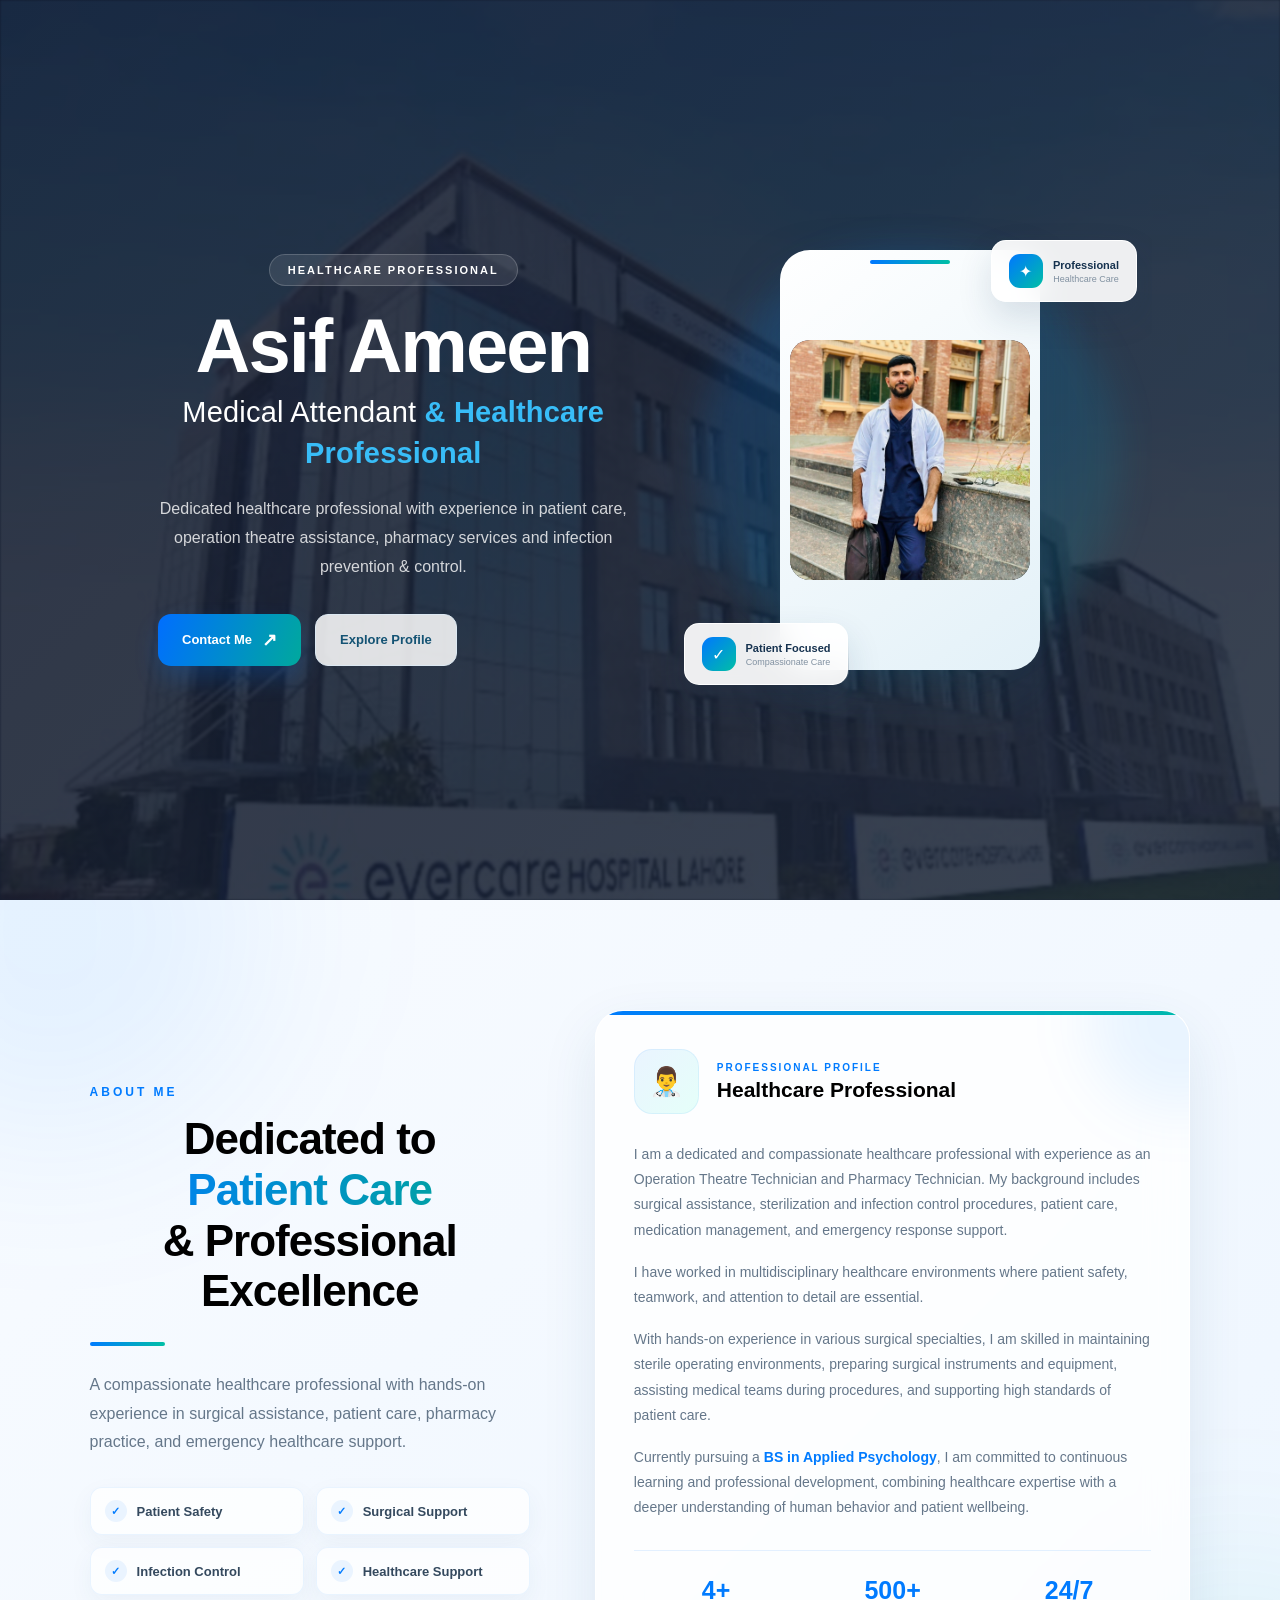
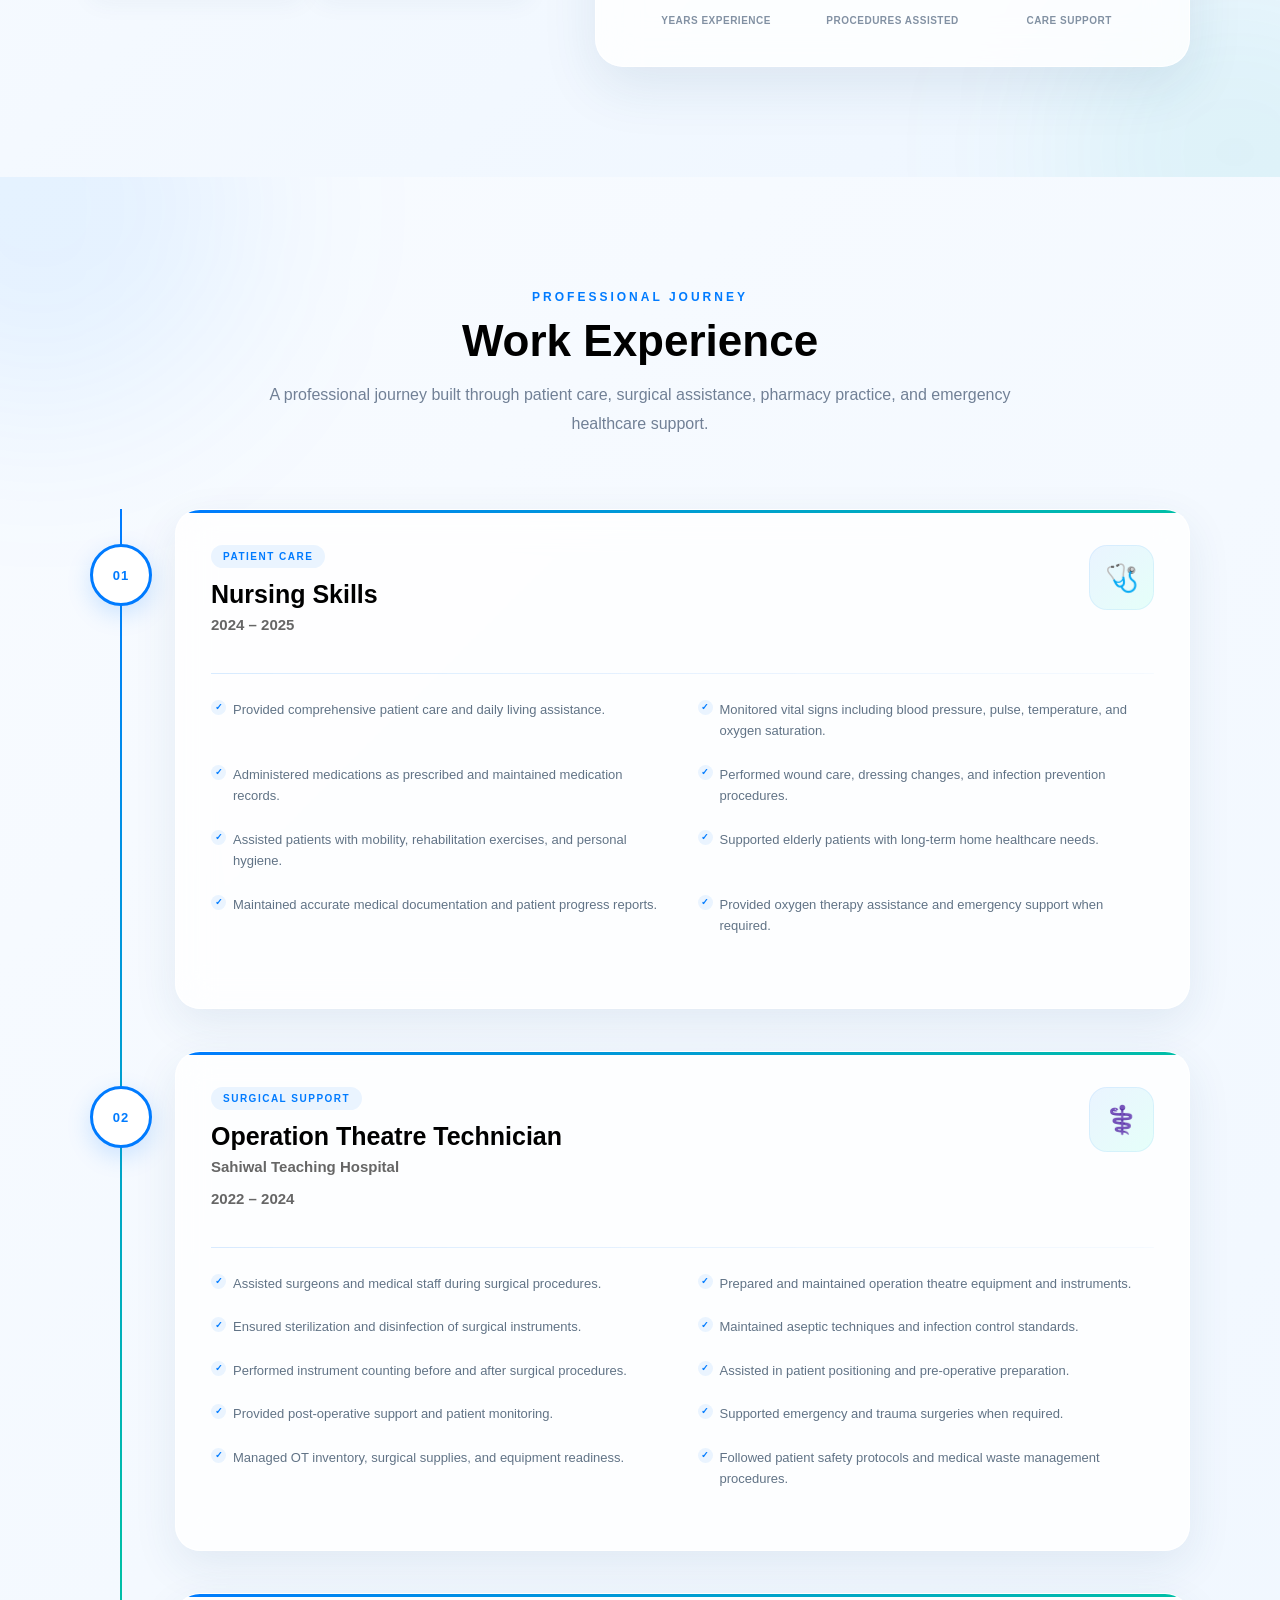
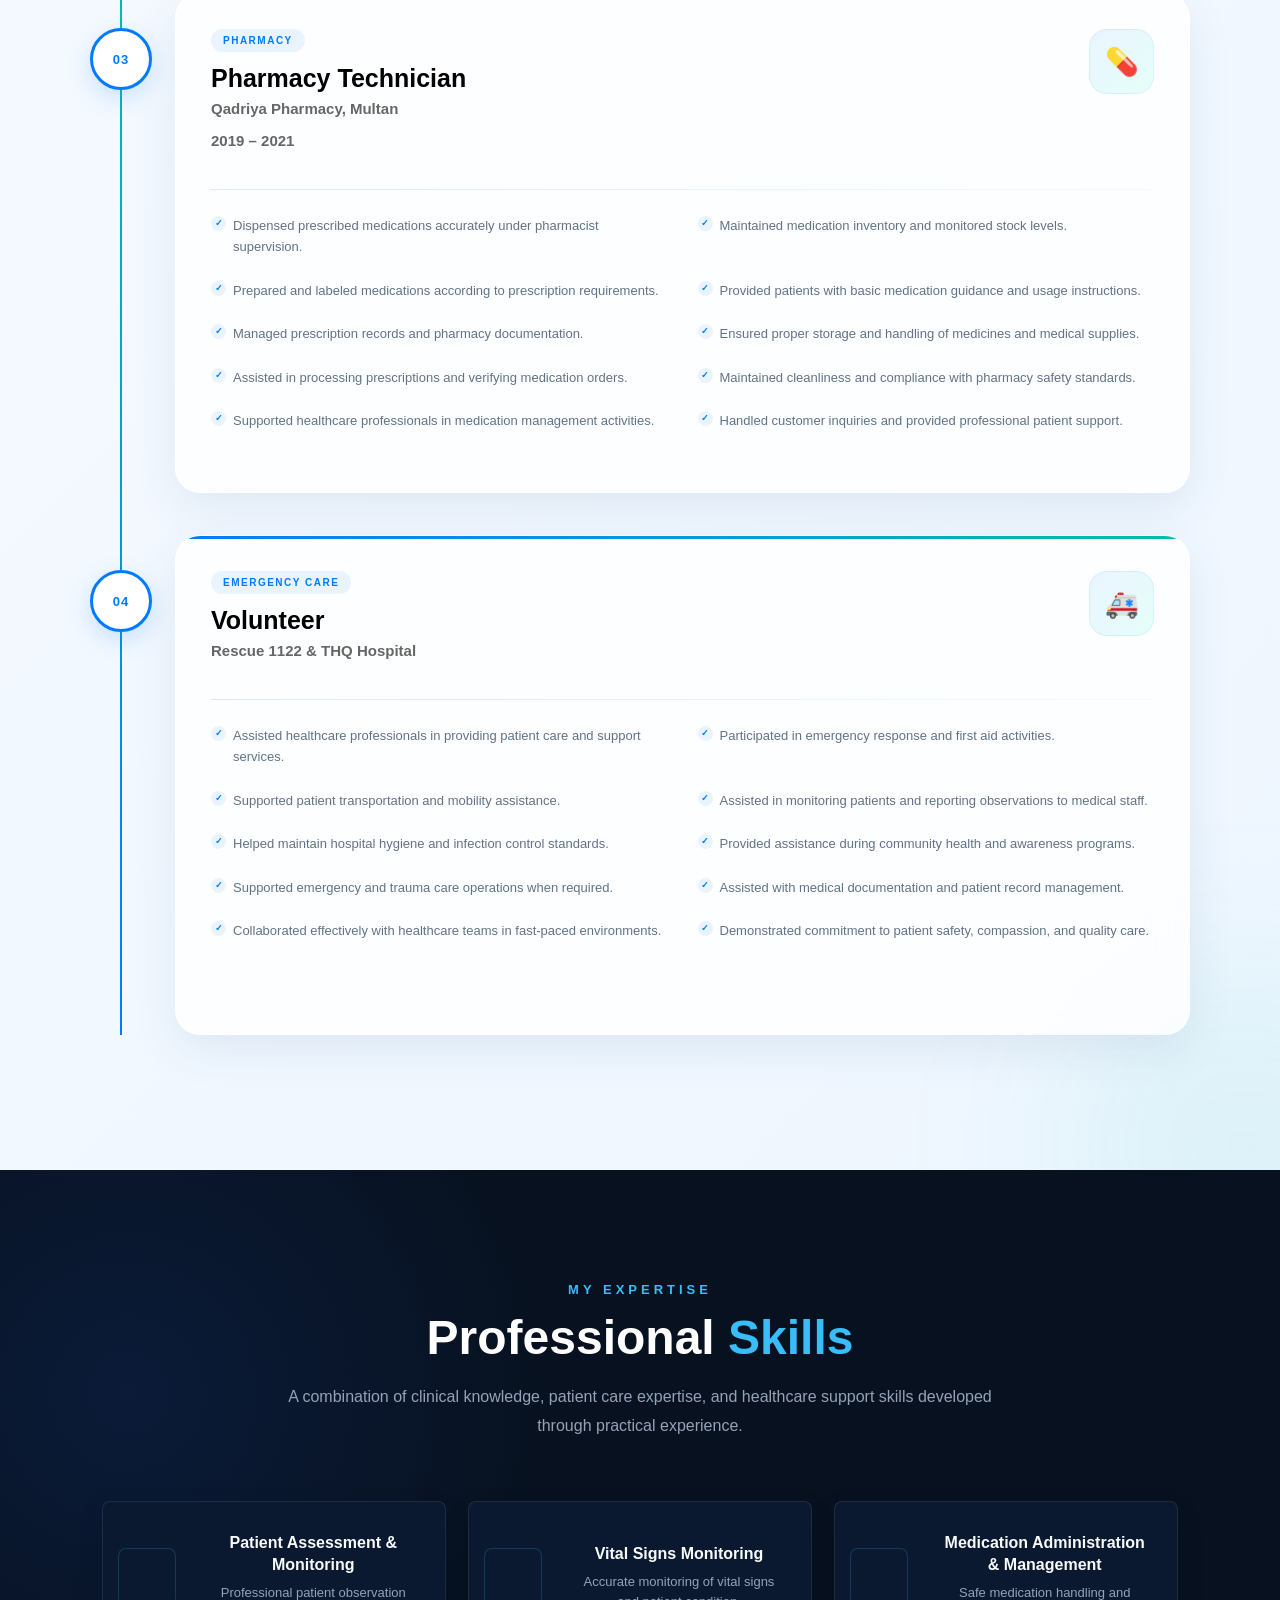
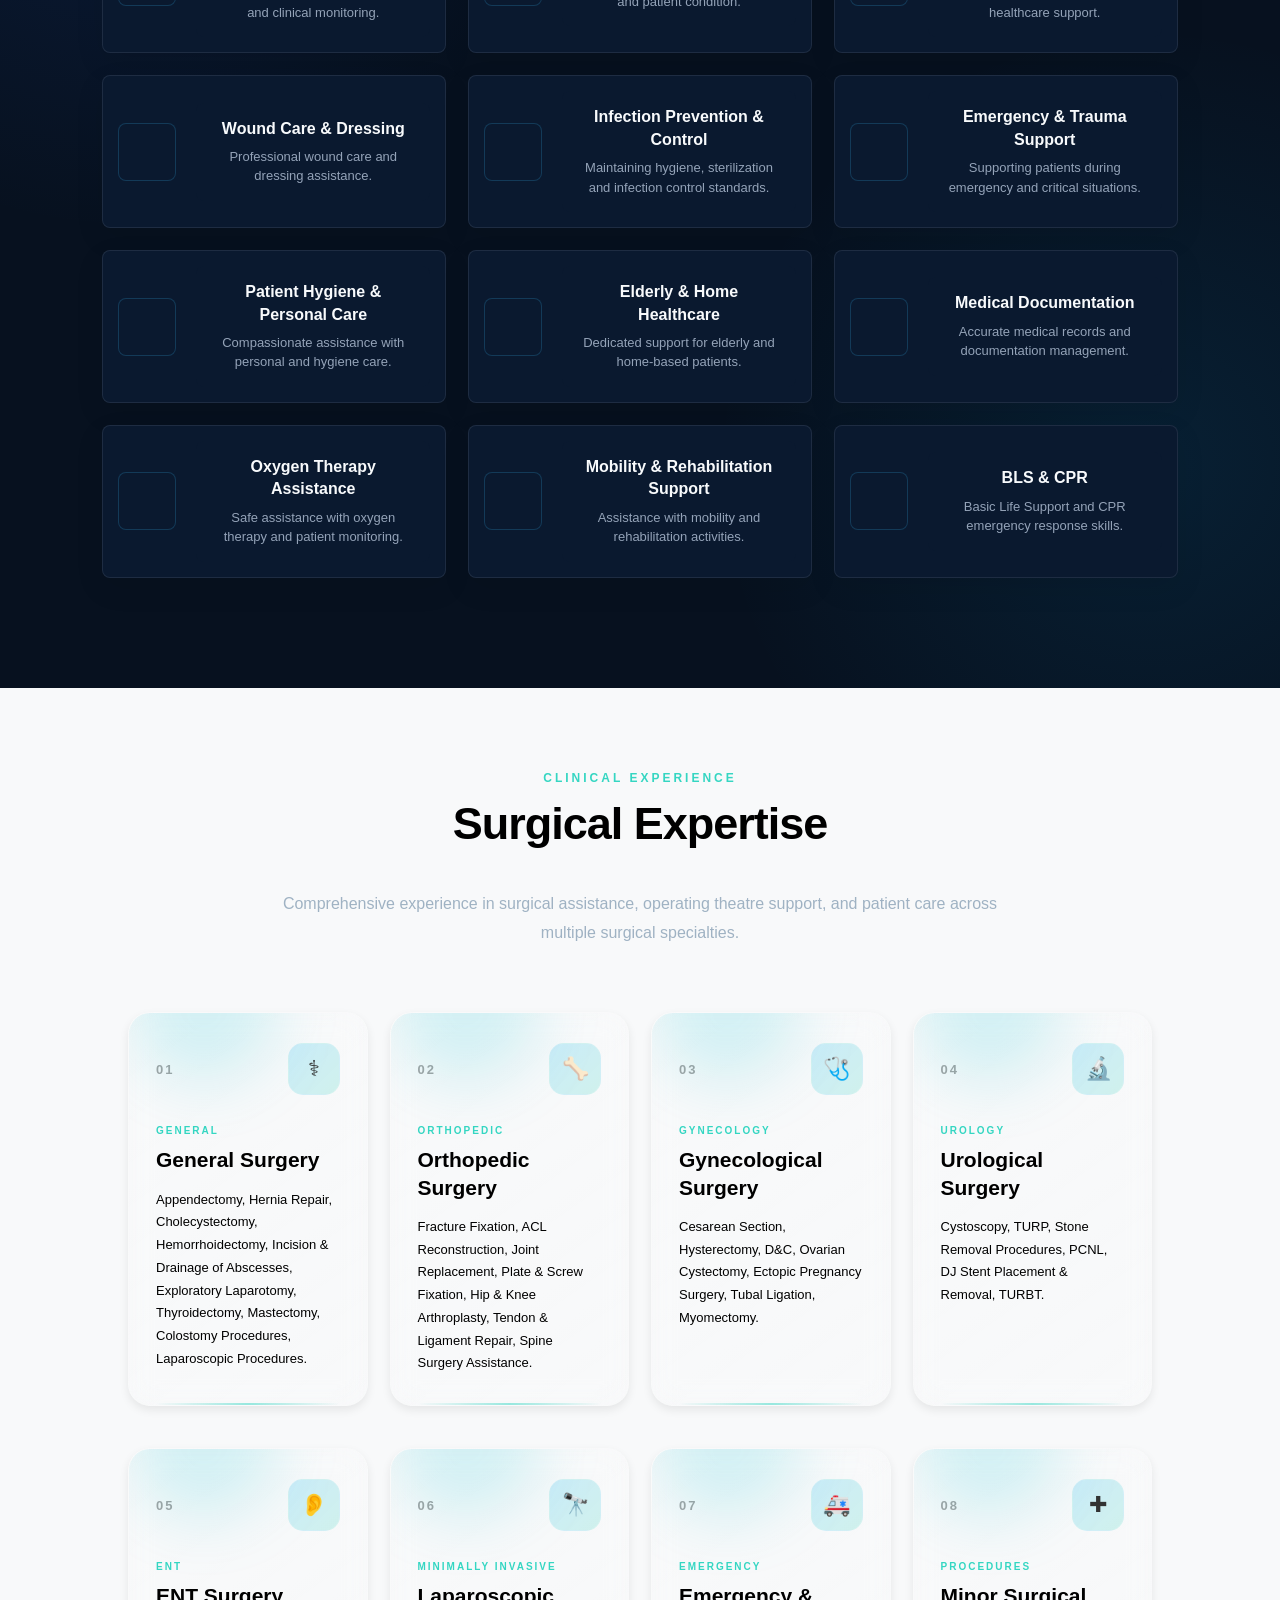
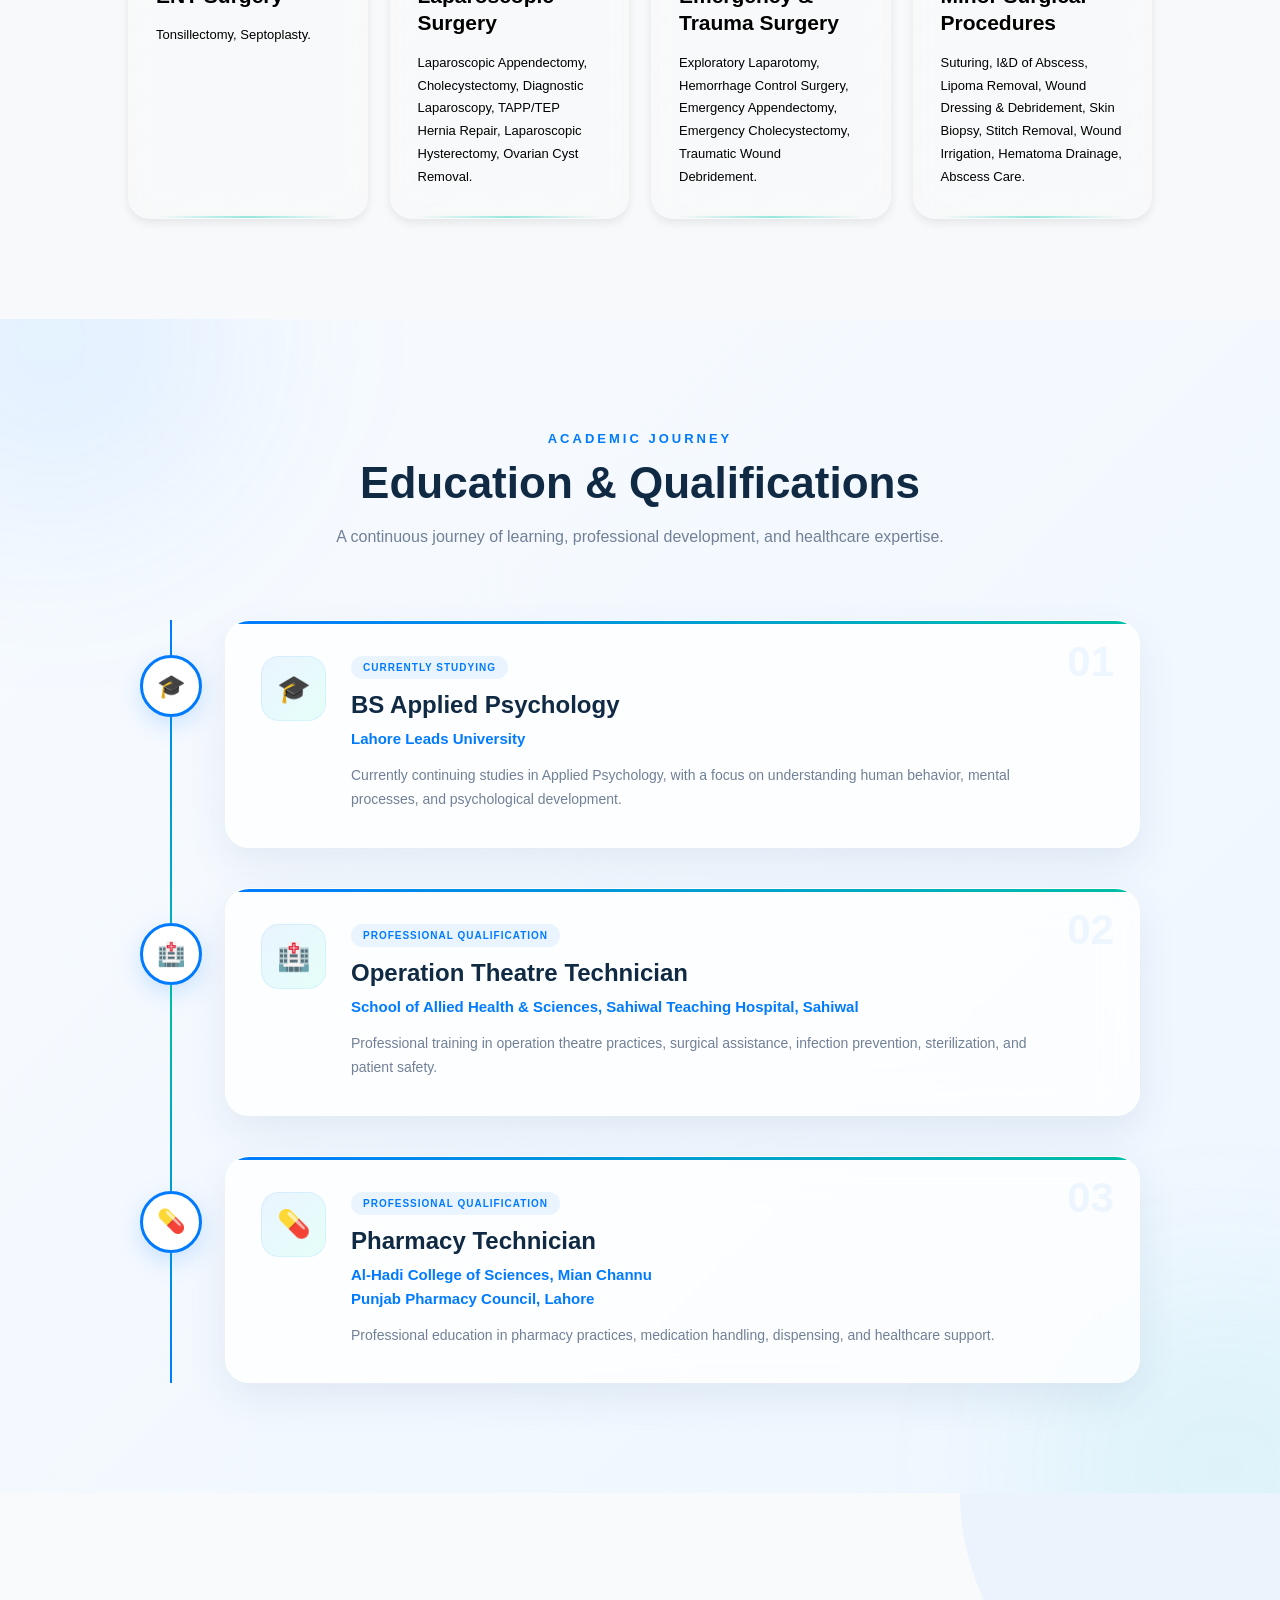
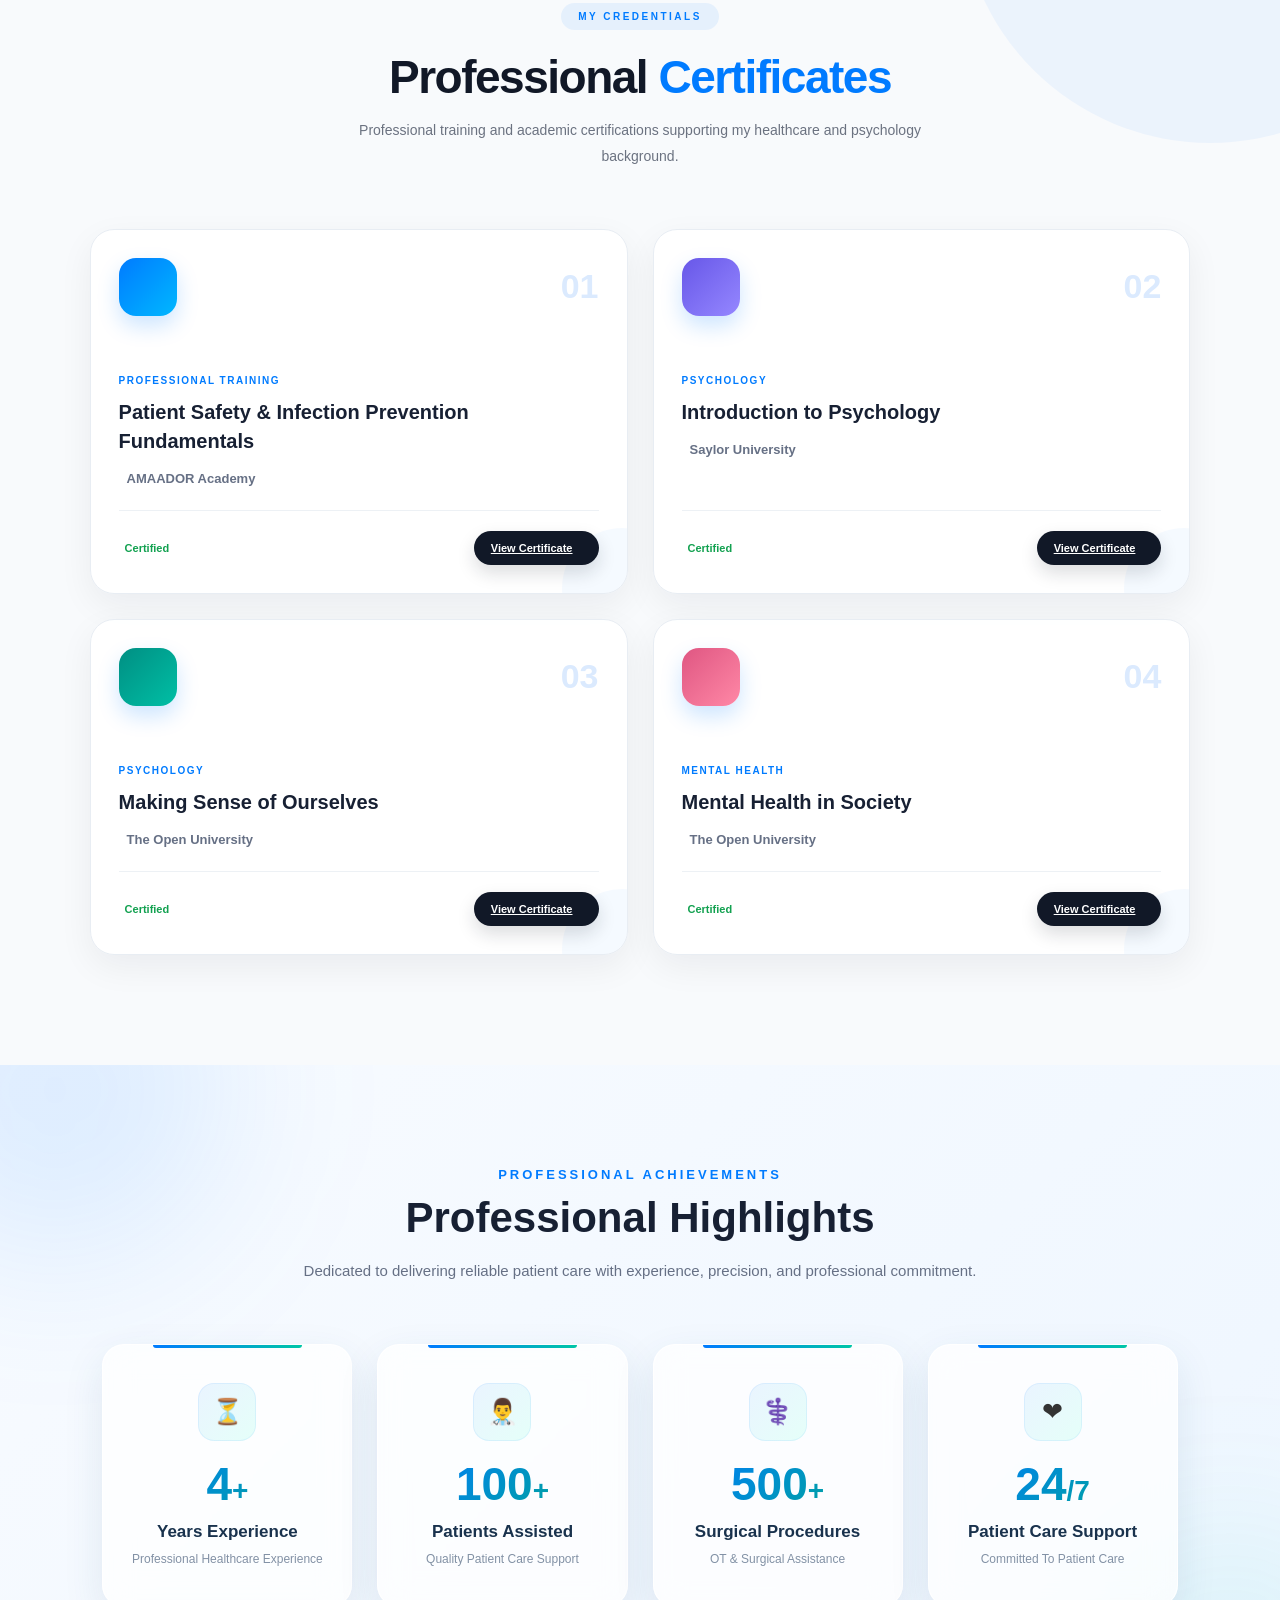
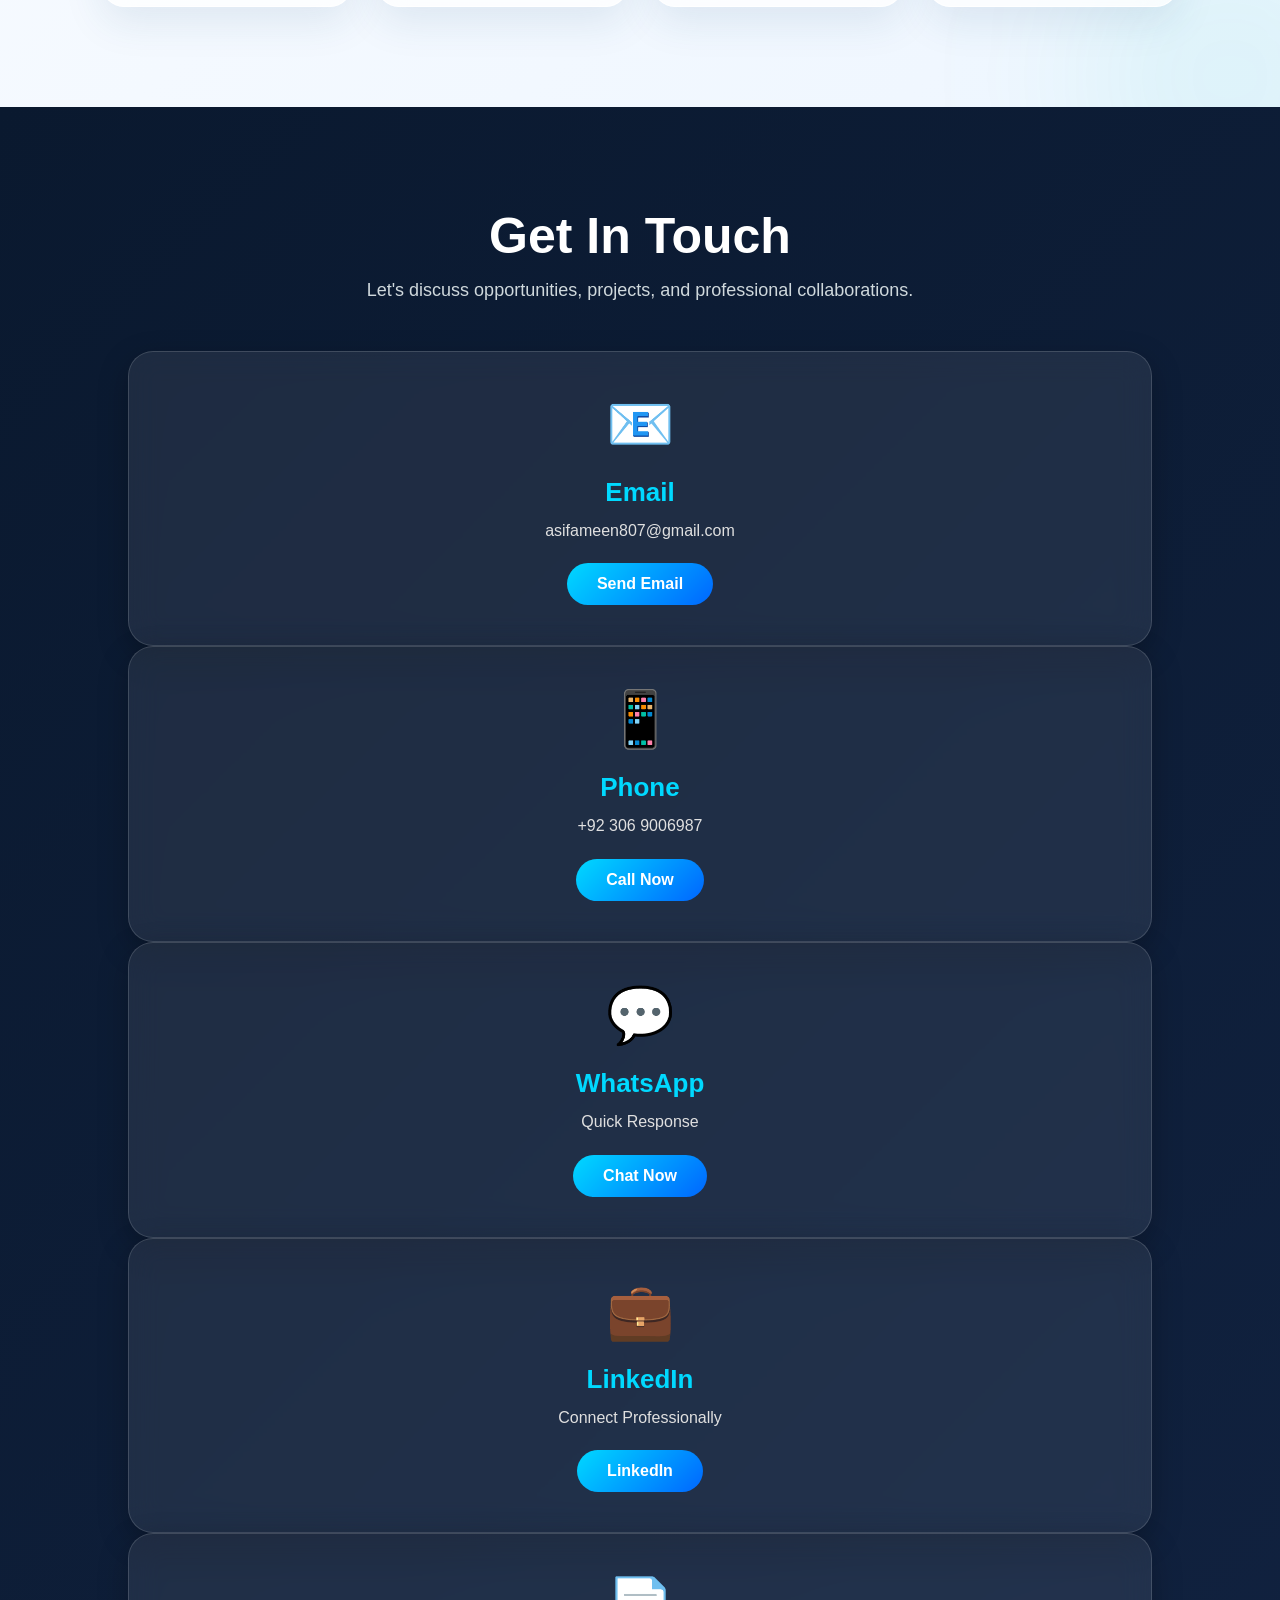
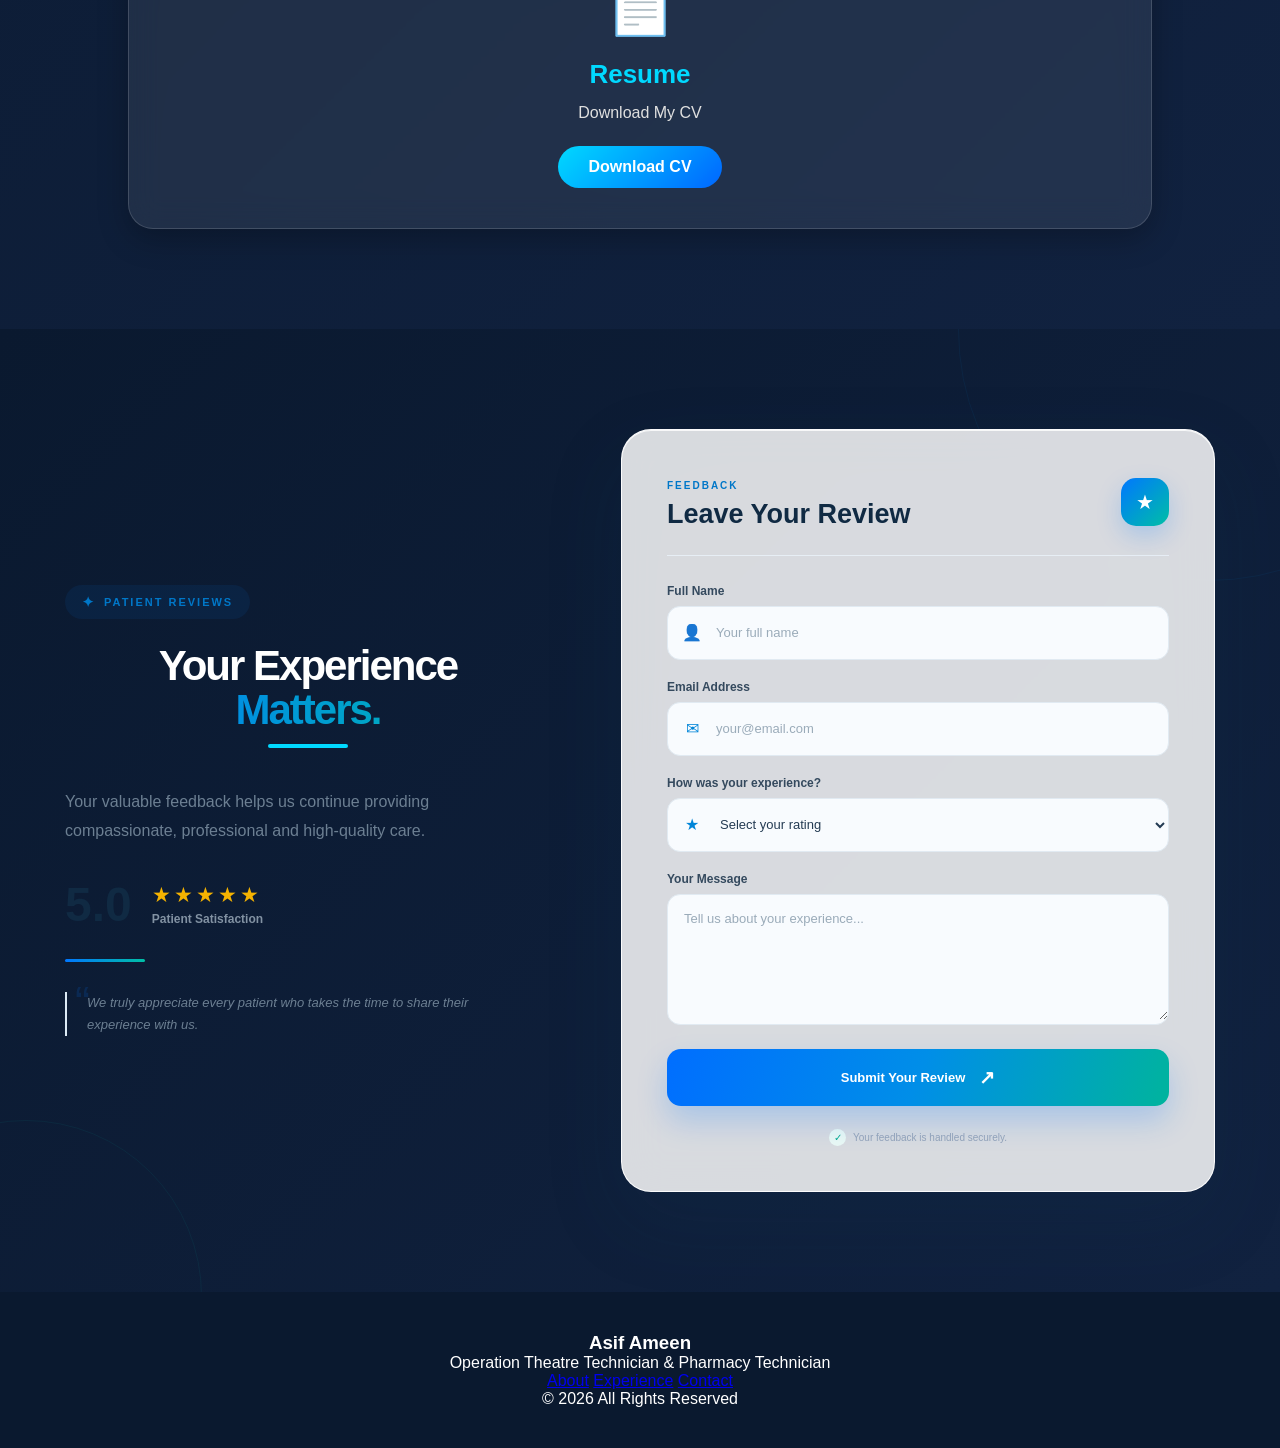
<file: index.html>
<!DOCTYPE html>
<html lang="en">
<head>
<meta charset="UTF-8">
<meta name="viewport" content="width=device-width, initial-scale=1.0">
<title>Asif Ameen | Portfolio</title>
<link rel="stylesheet" href="style.css">
</head>
<body>
<header class="hero">
  <section class="premium-hero">

    <div class="hero-container">

        <!-- LEFT: CONTENT -->
        <div class="hero-content">

            <span class="hero-label">
                HEALTHCARE PROFESSIONAL
            </span>

            <h1>Asif Ameen</h1>

            <h2>
                Medical Attendant
                <span>& Healthcare Professional</span>
            </h2>
            <p>
                Dedicated healthcare professional with experience in
                patient care, operation theatre assistance, pharmacy
                services and infection prevention & control.
            </p>

            <div class="hero-buttons">

                <a href="#contact" class="hero-btn primary-btn">
                    Contact Me <span>↗</span>
                </a>

                <a href="#about" class="hero-btn secondary-btn">
                    Explore Profile
                </a>

            </div>

        </div>


        <!-- RIGHT: IMAGE -->
        <div class="hero-visual">

            <div class="image-glow"></div>

            <div class="image-frame">

                <div class="frame-top"></div>

                <img
                    src="aaa.jpg"
                    alt="Asif Ameen"
                >

                <div class="image-overlay"></div>

            </div>

            <div class="hero-badge badge-top">
                <div class="badge-icon">✦</div>

                <div>
                    <strong>Professional</strong>
                    <span>Healthcare Care</span>
                </div>
            </div>

            <div class="hero-badge badge-bottom">
                <div class="check-icon">✓</div>

                <div>
                    <strong>Patient Focused</strong>
                    <span>Compassionate Care</span>
                </div>
            </div>

        </div>

    </div>

</section>
</section>
</header>

<section id="about" class="about-section">

    <div class="about-container">

        <!-- Left Side -->
        <div class="about-intro">

            <span class="about-label">ABOUT ME</span>

            <h2>
                Dedicated to
                <span>Patient Care</span>
                & Professional Excellence
            </h2>

            <div class="about-line"></div>

            <p class="about-short">
                A compassionate healthcare professional with hands-on
                experience in surgical assistance, patient care, pharmacy
                practice, and emergency healthcare support.
            </p>

            <div class="about-badges">
                <div class="about-badge">
                    <span>✓</span>
                    Patient Safety
                </div>

                <div class="about-badge">
                    <span>✓</span>
                    Surgical Support
                </div>

                <div class="about-badge">
                    <span>✓</span>
                    Infection Control
                </div>

                <div class="about-badge">
                    <span>✓</span>
                    Healthcare Support
                </div>
            </div>

        </div>


        <!-- Right Side -->
        <div class="about-card">

            <div class="about-card-glow"></div>

            <div class="about-card-header">
                <div class="about-profile-icon">
                    👨‍⚕️
                </div>

                <div>
                    <span>PROFESSIONAL PROFILE</span>
                    <h3>Healthcare Professional</h3>
                </div>
            </div>


            <div class="about-content">

                <p>
                    I am a dedicated and compassionate healthcare professional
                    with experience as an Operation Theatre Technician and
                    Pharmacy Technician. My background includes surgical
                    assistance, sterilization and infection control procedures,
                    patient care, medication management, and emergency
                    response support.
                </p>

                <p>
                    I have worked in multidisciplinary healthcare environments
                    where patient safety, teamwork, and attention to detail are
                    essential.
                </p>

                <p>
                    With hands-on experience in various surgical specialties,
                    I am skilled in maintaining sterile operating environments,
                    preparing surgical instruments and equipment, assisting
                    medical teams during procedures, and supporting high
                    standards of patient care.
                </p>

                <p>
                    Currently pursuing a <strong>BS in Applied Psychology</strong>,
                    I am committed to continuous learning and professional
                    development, combining healthcare expertise with a deeper
                    understanding of human behavior and patient wellbeing.
                </p>

            </div>


            <!-- Bottom Stats -->

            <div class="about-stats">

                <div class="about-stat">
                    <strong>4+</strong>
                    <span>Years Experience</span>
                </div>

                <div class="about-stat">
                    <strong>500+</strong>
                    <span>Procedures Assisted</span>
                </div>

                <div class="about-stat">
                    <strong>24/7</strong>
                    <span>Care Support</span>
                </div>

            </div>

        </div>

    </div>

</section>



<section id="experience" class="experience-section">

    <div class="experience-heading">
        <span>PROFESSIONAL JOURNEY</span>
        <h2>Work Experience</h2>
        <p>
            A professional journey built through patient care, surgical
            assistance, pharmacy practice, and emergency healthcare support.
        </p>
    </div>

    <div class="experience-timeline">

        <!-- 01 -->
        <div class="experience-item">

            <div class="experience-marker">
                <span>01</span>
            </div>

            <div class="experience-card">

                <div class="experience-top">
                    <div>
                        <span class="experience-badge">PATIENT CARE</span>
                        <h3>Nursing Skills</h3>
                        <p class="experience-date">2024 – 2025</p>
                    </div>

                    <div class="experience-icon">🩺</div>
                </div>

                <div class="experience-divider"></div>

                <ul>
                    <li>Provided comprehensive patient care and daily living assistance.</li>
                    <li>Monitored vital signs including blood pressure, pulse, temperature, and oxygen saturation.</li>
                    <li>Administered medications as prescribed and maintained medication records.</li>
                    <li>Performed wound care, dressing changes, and infection prevention procedures.</li>
                    <li>Assisted patients with mobility, rehabilitation exercises, and personal hygiene.</li>
                    <li>Supported elderly patients with long-term home healthcare needs.</li>
                    <li>Maintained accurate medical documentation and patient progress reports.</li>
                    <li>Provided oxygen therapy assistance and emergency support when required.</li>
                </ul>

            </div>
        </div>


        <!-- 02 -->
        <div class="experience-item">

            <div class="experience-marker">
                <span>02</span>
            </div>

            <div class="experience-card">

                <div class="experience-top">
                    <div>
                        <span class="experience-badge">SURGICAL SUPPORT</span>
                        <h3>Operation Theatre Technician</h3>
                        <p class="experience-place">
                            Sahiwal Teaching Hospital
                        </p>
                        <p class="experience-date">2022 – 2024</p>
                    </div>

                    <div class="experience-icon">⚕️</div>
                </div>

                <div class="experience-divider"></div>

                <ul>
                    <li>Assisted surgeons and medical staff during surgical procedures.</li>
                    <li>Prepared and maintained operation theatre equipment and instruments.</li>
                    <li>Ensured sterilization and disinfection of surgical instruments.</li>
                    <li>Maintained aseptic techniques and infection control standards.</li>
                    <li>Performed instrument counting before and after surgical procedures.</li>
                    <li>Assisted in patient positioning and pre-operative preparation.</li>
                    <li>Provided post-operative support and patient monitoring.</li>
                    <li>Supported emergency and trauma surgeries when required.</li>
                    <li>Managed OT inventory, surgical supplies, and equipment readiness.</li>
                    <li>Followed patient safety protocols and medical waste management procedures.</li>
                </ul>

            </div>
        </div>


        <!-- 03 -->
        <div class="experience-item">

            <div class="experience-marker">
                <span>03</span>
            </div>

            <div class="experience-card">

                <div class="experience-top">
                    <div>
                        <span class="experience-badge">PHARMACY</span>
                        <h3>Pharmacy Technician</h3>
                        <p class="experience-place">
                            Qadriya Pharmacy, Multan
                        </p>
                        <p class="experience-date">2019 – 2021</p>
                    </div>

                    <div class="experience-icon">💊</div>
                </div>

                <div class="experience-divider"></div>

                <ul>
                    <li>Dispensed prescribed medications accurately under pharmacist supervision.</li>
                    <li>Maintained medication inventory and monitored stock levels.</li>
                    <li>Prepared and labeled medications according to prescription requirements.</li>
                    <li>Provided patients with basic medication guidance and usage instructions.</li>
                    <li>Managed prescription records and pharmacy documentation.</li>
                    <li>Ensured proper storage and handling of medicines and medical supplies.</li>
                    <li>Assisted in processing prescriptions and verifying medication orders.</li>
                    <li>Maintained cleanliness and compliance with pharmacy safety standards.</li>
                    <li>Supported healthcare professionals in medication management activities.</li>
                    <li>Handled customer inquiries and provided professional patient support.</li>
                </ul>

            </div>
        </div>


        <!-- 04 -->
        <div class="experience-item">

            <div class="experience-marker">
                <span>04</span>
            </div>

            <div class="experience-card">

                <div class="experience-top">
                    <div>
                        <span class="experience-badge">EMERGENCY CARE</span>
                        <h3>Volunteer</h3>
                        <p class="experience-place">
                            Rescue 1122 & THQ Hospital
                        </p>
                    </div>

                    <div class="experience-icon">🚑</div>
                </div>

                <div class="experience-divider"></div>

                <ul>
                    <li>Assisted healthcare professionals in providing patient care and support services.</li>
                    <li>Participated in emergency response and first aid activities.</li>
                    <li>Supported patient transportation and mobility assistance.</li>
                    <li>Assisted in monitoring patients and reporting observations to medical staff.</li>
                    <li>Helped maintain hospital hygiene and infection control standards.</li>
                    <li>Provided assistance during community health and awareness programs.</li>
                    <li>Supported emergency and trauma care operations when required.</li>
                    <li>Assisted with medical documentation and patient record management.</li>
                    <li>Collaborated effectively with healthcare teams in fast-paced environments.</li>
                    <li>Demonstrated commitment to patient safety, compassion, and quality care.</li>
                </ul>

            </div>
        </div>

    </div>

</section>

<section id="skills" class="skills-section">

    <div class="skills-heading">
        <span>MY EXPERTISE</span>
        <h2>Professional <strong>Skills</strong></h2>
        <p>
            A combination of clinical knowledge, patient care expertise,
            and healthcare support skills developed through practical experience.
        </p>
    </div>

    <div class="skills-grid">

        <div class="skill-card">
            <div class="skill-icon">
                <i class="fas fa-stethoscope"></i>
            </div>
            <div class="skill-content">
                <h3>Patient Assessment & Monitoring</h3>
                <p>Professional patient observation and clinical monitoring.</p>
            </div>
        </div>

        <div class="skill-card">
            <div class="skill-icon">
                <i class="fas fa-heart-pulse"></i>
            </div>
            <div class="skill-content">
                <h3>Vital Signs Monitoring</h3>
                <p>Accurate monitoring of vital signs and patient condition.</p>
            </div>
        </div>

        <div class="skill-card">
            <div class="skill-icon">
                <i class="fas fa-pills"></i>
            </div>
            <div class="skill-content">
                <h3>Medication Administration & Management</h3>
                <p>Safe medication handling and healthcare support.</p>
            </div>
        </div>

        <div class="skill-card">
            <div class="skill-icon">
                <i class="fas fa-bandage"></i>
            </div>
            <div class="skill-content">
                <h3>Wound Care & Dressing</h3>
                <p>Professional wound care and dressing assistance.</p>
            </div>
        </div>

        <div class="skill-card">
            <div class="skill-icon">
                <i class="fas fa-shield-virus"></i>
            </div>
            <div class="skill-content">
                <h3>Infection Prevention & Control</h3>
                <p>Maintaining hygiene, sterilization and infection control standards.</p>
            </div>
        </div>

        <div class="skill-card">
            <div class="skill-icon">
                <i class="fas fa-truck-medical"></i>
            </div>
            <div class="skill-content">
                <h3>Emergency & Trauma Support</h3>
                <p>Supporting patients during emergency and critical situations.</p>
            </div>
        </div>

        <div class="skill-card">
            <div class="skill-icon">
                <i class="fas fa-hands-bubbles"></i>
            </div>
            <div class="skill-content">
                <h3>Patient Hygiene & Personal Care</h3>
                <p>Compassionate assistance with personal and hygiene care.</p>
            </div>
        </div>

        <div class="skill-card">
            <div class="skill-icon">
                <i class="fas fa-house-medical"></i>
            </div>
            <div class="skill-content">
                <h3>Elderly & Home Healthcare</h3>
                <p>Dedicated support for elderly and home-based patients.</p>
            </div>
        </div>

        <div class="skill-card">
            <div class="skill-icon">
                <i class="fas fa-file-medical"></i>
            </div>
            <div class="skill-content">
                <h3>Medical Documentation</h3>
                <p>Accurate medical records and documentation management.</p>
            </div>
        </div>

        <div class="skill-card">
            <div class="skill-icon">
                <i class="fas fa-lungs"></i>
            </div>
            <div class="skill-content">
                <h3>Oxygen Therapy Assistance</h3>
                <p>Safe assistance with oxygen therapy and patient monitoring.</p>
            </div>
        </div>

        <div class="skill-card">
            <div class="skill-icon">
                <i class="fas fa-wheelchair"></i>
            </div>
            <div class="skill-content">
                <h3>Mobility & Rehabilitation Support</h3>
                <p>Assistance with mobility and rehabilitation activities.</p>
            </div>
        </div>

        <div class="skill-card">
            <div class="skill-icon">
                <i class="fas fa-heart"></i>
            </div>
            <div class="skill-content">
                <h3>BLS & CPR</h3>
                <p>Basic Life Support and CPR emergency response skills.</p>
            </div>
        </div>

    </div>

</section>
<section id="surgical-expertise" class="surgical-section">

    <div class="surgical-heading">
        <span>CLINICAL EXPERIENCE</span>
        <h2>Surgical Expertise</h2>
        <p>
            Comprehensive experience in surgical assistance, operating theatre
            support, and patient care across multiple surgical specialties.
        </p>
    </div>

    <div class="surgical-grid">

        <!-- 01 -->
        <div class="surgery-card">
            <div class="surgery-top">
                <span class="surgery-number">01</span>
                <div class="surgery-icon">⚕</div>
            </div>

            <span class="surgery-label">GENERAL</span>

            <h3>General Surgery</h3>

            <p>
                Appendectomy, Hernia Repair, Cholecystectomy,
                Hemorrhoidectomy, Incision & Drainage of Abscesses,
                Exploratory Laparotomy, Thyroidectomy, Mastectomy,
                Colostomy Procedures, Laparoscopic Procedures.
            </p>

            <div class="surgery-line"></div>
        </div>


        <!-- 02 -->
        <div class="surgery-card">
            <div class="surgery-top">
                <span class="surgery-number">02</span>
                <div class="surgery-icon">🦴</div>
            </div>

            <span class="surgery-label">ORTHOPEDIC</span>

            <h3>Orthopedic Surgery</h3>

            <p>
                Fracture Fixation, ACL Reconstruction, Joint Replacement,
                Plate & Screw Fixation, Hip & Knee Arthroplasty,
                Tendon & Ligament Repair, Spine Surgery Assistance.
            </p>

            <div class="surgery-line"></div>
        </div>


        <!-- 03 -->
        <div class="surgery-card">
            <div class="surgery-top">
                <span class="surgery-number">03</span>
                <div class="surgery-icon">🩺</div>
            </div>

            <span class="surgery-label">GYNECOLOGY</span>

            <h3>Gynecological Surgery</h3>

            <p>
                Cesarean Section, Hysterectomy, D&C, Ovarian Cystectomy,
                Ectopic Pregnancy Surgery, Tubal Ligation, Myomectomy.
            </p>

            <div class="surgery-line"></div>
        </div>


        <!-- 04 -->
        <div class="surgery-card">
            <div class="surgery-top">
                <span class="surgery-number">04</span>
                <div class="surgery-icon">🔬</div>
            </div>

            <span class="surgery-label">UROLOGY</span>

            <h3>Urological Surgery</h3>

            <p>
                Cystoscopy, TURP, Stone Removal Procedures, PCNL,
                DJ Stent Placement & Removal, TURBT.
            </p>

            <div class="surgery-line"></div>
        </div>


        <!-- 05 -->
        <div class="surgery-card">
            <div class="surgery-top">
                <span class="surgery-number">05</span>
                <div class="surgery-icon">👂</div>
            </div>

            <span class="surgery-label">ENT</span>

            <h3>ENT Surgery</h3>

            <p>
                Tonsillectomy, Septoplasty.
            </p>

            <div class="surgery-line"></div>
        </div>


        <!-- 06 -->
        <div class="surgery-card">
            <div class="surgery-top">
                <span class="surgery-number">06</span>
                <div class="surgery-icon">🔭</div>
            </div>

            <span class="surgery-label">MINIMALLY INVASIVE</span>

            <h3>Laparoscopic Surgery</h3>

            <p>
                Laparoscopic Appendectomy, Cholecystectomy,
                Diagnostic Laparoscopy, TAPP/TEP Hernia Repair,
                Laparoscopic Hysterectomy, Ovarian Cyst Removal.
            </p>

            <div class="surgery-line"></div>
        </div>


        <!-- 07 -->
        <div class="surgery-card">
            <div class="surgery-top">
                <span class="surgery-number">07</span>
                <div class="surgery-icon">🚑</div>
            </div>

            <span class="surgery-label">EMERGENCY</span>

            <h3>Emergency & Trauma Surgery</h3>

            <p>
                Exploratory Laparotomy, Hemorrhage Control Surgery,
                Emergency Appendectomy, Emergency Cholecystectomy,
                Traumatic Wound Debridement.
            </p>

            <div class="surgery-line"></div>
        </div>


        <!-- 08 -->
        <div class="surgery-card">
            <div class="surgery-top">
                <span class="surgery-number">08</span>
                <div class="surgery-icon">✚</div>
            </div>

            <span class="surgery-label">PROCEDURES</span>

            <h3>Minor Surgical Procedures</h3>

            <p>
                Suturing, I&D of Abscess, Lipoma Removal,
                Wound Dressing & Debridement, Skin Biopsy,
                Stitch Removal, Wound Irrigation, Hematoma Drainage,
                Abscess Care.
            </p>

            <div class="surgery-line"></div>
        </div>

    </div>

</section>
<section id="education" class="education-section">

    <div class="education-heading">
        <span>ACADEMIC JOURNEY</span>
        <h2>Education & Qualifications</h2>
        <p>
            A continuous journey of learning, professional development,
            and healthcare expertise.
        </p>
    </div>

    <div class="education-timeline">

        <!-- Education 01 -->
        <div class="education-item">
            <div class="timeline-dot">
                🎓
            </div>

            <div class="education-card">
                <div class="education-number">01</div>

                <div class="education-icon">
                    🎓
                </div>

                <div class="education-content">
                    <span class="education-tag">CURRENTLY STUDYING</span>

                    <h3>BS Applied Psychology</h3>

                    <h4>Lahore Leads University</h4>

                    <p>
                        Currently continuing studies in Applied Psychology,
                        with a focus on understanding human behavior,
                        mental processes, and psychological development.
                    </p>
                </div>
            </div>
        </div>


        <!-- Education 02 -->
        <div class="education-item">
            <div class="timeline-dot">
                🏥
            </div>

            <div class="education-card">
                <div class="education-number">02</div>

                <div class="education-icon">
                    🏥
                </div>

                <div class="education-content">
                    <span class="education-tag">PROFESSIONAL QUALIFICATION</span>

                    <h3>Operation Theatre Technician</h3>

                    <h4>
                        School of Allied Health & Sciences,
                        Sahiwal Teaching Hospital, Sahiwal
                    </h4>

                    <p>
                        Professional training in operation theatre practices,
                        surgical assistance, infection prevention, sterilization,
                        and patient safety.
                    </p>
                </div>
            </div>
        </div>


        <!-- Education 03 -->
        <div class="education-item">
            <div class="timeline-dot">
                💊
            </div>

            <div class="education-card">
                <div class="education-number">03</div>

                <div class="education-icon">
                    💊
                </div>

                <div class="education-content">
                    <span class="education-tag">PROFESSIONAL QUALIFICATION</span>

                    <h3>Pharmacy Technician</h3>

                    <h4>
                        Al-Hadi College of Sciences, Mian Channu
                        <br>
                        Punjab Pharmacy Council, Lahore
                    </h4>

                    <p>
                        Professional education in pharmacy practices,
                        medication handling, dispensing, and healthcare support.
                    </p>
                </div>
            </div>
        </div>

    </div>

</section>

<section id="certificates" class="certificates">

    <div class="certificates-header">
        <span class="eyebrow">MY CREDENTIALS</span>

        <h2>
            Professional <span>Certificates</span>
        </h2>

        <p>
            Professional training and academic certifications
            supporting my healthcare and psychology background.
        </p>
    </div>


    <div class="certificate-grid">

        <!-- 01 -->
        <div class="certificate-card">

            <div class="card-top">
                <div class="certificate-logo blue">
                    <i class="fas fa-shield-heart"></i>
                </div>

                <span class="certificate-no">01</span>
            </div>

            <div class="card-content">

                <span class="certificate-tag">
                    PROFESSIONAL TRAINING
                </span>

                <h3>
                    Patient Safety & Infection Prevention Fundamentals
                </h3>

                <p class="issuer">
                    <i class="fas fa-building"></i>
                    AMAADOR Academy
                </p>

            </div>

            <div class="card-bottom">

                <span class="status">
                    <i class="fas fa-circle-check"></i>
                    Certified
                </span>

                <a
                    href="amaador-certificate.pdf"
                    target="_blank"
                    rel="noopener noreferrer"
                    class="view-certificate"
                >
                    View Certificate
                    <i class="fas fa-arrow-right"></i>
                </a>

            </div>

        </div>


        <!-- 02 -->
        <div class="certificate-card">

            <div class="card-top">
                <div class="certificate-logo purple">
                    <i class="fas fa-brain"></i>
                </div>

                <span class="certificate-no">02</span>
            </div>

            <div class="card-content">

                <span class="certificate-tag">
                    PSYCHOLOGY
                </span>

                <h3>
                    Introduction to Psychology
                </h3>

                <p class="issuer">
                    <i class="fas fa-building-columns"></i>
                    Saylor University
                </p>

            </div>

            <div class="card-bottom">

                <span class="status">
                    <i class="fas fa-circle-check"></i>
                    Certified
                </span>

                <a
                    href="introduction-to-psychology.pdf"
                    target="_blank"
                    rel="noopener noreferrer"
                    class="view-certificate"
                >
                    View Certificate
                    <i class="fas fa-arrow-right"></i>
                </a>

            </div>

        </div>


        <!-- 03 -->
        <div class="certificate-card">

            <div class="card-top">
                <div class="certificate-logo green">
                    <i class="fas fa-user"></i>
                </div>

                <span class="certificate-no">03</span>
            </div>

            <div class="card-content">

                <span class="certificate-tag">
                    PSYCHOLOGY
                </span>

                <h3>
                    Making Sense of Ourselves
                </h3>

                <p class="issuer">
                    <i class="fas fa-building-columns"></i>
                    The Open University
                </p>

            </div>

            <div class="card-bottom">

                <span class="status">
                    <i class="fas fa-circle-check"></i>
                    Certified
                </span>

                <a
                    href="making-sense-of-ourselves.pdf"
                    target="_blank"
                    rel="noopener noreferrer"
                    class="view-certificate"
                >
                    View Certificate
                    <i class="fas fa-arrow-right"></i>
                </a>

            </div>

        </div>


        <!-- 04 -->
        <div class="certificate-card">

            <div class="card-top">
                <div class="certificate-logo pink">
                    <i class="fas fa-heart-pulse"></i>
                </div>

                <span class="certificate-no">04</span>
            </div>

            <div class="card-content">

                <span class="certificate-tag">
                    MENTAL HEALTH
                </span>

                <h3>
                    Mental Health in Society
                </h3>

                <p class="issuer">
                    <i class="fas fa-building-columns"></i>
                    The Open University
                </p>

            </div>

            <div class="card-bottom">

                <span class="status">
                    <i class="fas fa-circle-check"></i>
                    Certified
                </span>

                <a
                    href="mental-health-in-society.pdf"
                    target="_blank"
                    rel="noopener noreferrer"
                    class="view-certificate"
                >
                    View Certificate
                    <i class="fas fa-arrow-right"></i>
                </a>

            </div>

        </div>

    </div>

</section>

    
<section id="achievements" class="highlights-section">

    <div class="section-heading">
        <span>PROFESSIONAL ACHIEVEMENTS</span>
        <h2>Professional Highlights</h2>
        <p>
            Dedicated to delivering reliable patient care with experience,
            precision, and professional commitment.
        </p>
    </div>

    <div class="stats-grid">

        <div class="stat-box">
            <div class="stat-icon">⏳</div>
            <h3>4<span>+</span></h3>
            <p>Years Experience</p>
            <small>Professional Healthcare Experience</small>
        </div>

        <div class="stat-box">
            <div class="stat-icon">👨‍⚕️</div>
            <h3>100<span>+</span></h3>
            <p>Patients Assisted</p>
            <small>Quality Patient Care Support</small>
        </div>

        <div class="stat-box">
            <div class="stat-icon">⚕️</div>
            <h3>500<span>+</span></h3>
            <p>Surgical Procedures</p>
            <small>OT & Surgical Assistance</small>
        </div>

        <div class="stat-box">
            <div class="stat-icon">❤</div>
            <h3>24<span>/7</span></h3>
            <p>Patient Care Support</p>
            <small>Committed To Patient Care</small>
        </div>

    </div>

</section>

<section id="contact">
    <h2>Get In Touch</h2>

    <p class="contact-subtitle">
        Let's discuss opportunities, projects, and professional collaborations.
    </p>

    <div class="contact-container">


    <div class="contact-card">
    <div class="contact-icon">📧</div>
    <h3>Email</h3>
    <p>asifameen807@gmail.com</p>

    <a href="https://mail.google.com/mail/?view=cm&fs=1&to=asifameen807@gmail.com"
       target="_blank">
        Send Email
    </a>
</div>
    
</div>

        <div class="contact-card">
            <div class="contact-icon">📱</div>
            <h3>Phone</h3>
            <p>+92 306 9006987</p>
            <a href="tel:+923069006987">Call Now</a>
        </div>

        <div class="contact-card">
            <div class="contact-icon">💬</div>
            <h3>WhatsApp</h3>
            <p>Quick Response</p>
            <a href="https://wa.me/923069006987" target="_blank">
                Chat Now
            </a>
        </div>

        <div class="contact-card">
            <div class="contact-icon">💼</div>
            <h3>LinkedIn</h3>
            <p>Connect Professionally</p>
            <a href="https://www.linkedin.com/in/asif-ameen-b7961238a/"
   target="_blank"
   rel="noopener noreferrer"
   class="linkedin-link">
    <i class="fab fa-linkedin-in"></i>
    <span>LinkedIn</span>
</a>
        </div>

        <div class="contact-card">
            <div class="contact-icon">📄</div>
            <h3>Resume</h3>
            <p>Download My CV</p>
            <a href="ASIF AMEEN.pdf" download>
                Download CV
            </a>
        </div>

    </div>
</section>
</section>

<section id="reviews" class="luxury-reviews">

    <div class="review-container">

        <div class="review-intro">

            <div class="review-tag">
                <span>✦</span> PATIENT REVIEWS
            </div>

            <h2>
                Your Experience
                <span>Matters.</span>
            </h2>

            <p>
                Your valuable feedback helps us continue providing
                compassionate, professional and high-quality care.
            </p>

            <div class="rating-display">
                <div class="rating-number">5.0</div>

                <div class="rating-info">
                    <div class="stars">★★★★★</div>
                    <span>Patient Satisfaction</span>
                </div>
            </div>

            <div class="review-line"></div>

            <div class="review-quote">
                <span class="quote-mark">“</span>
                <p>
                    We truly appreciate every patient who takes
                    the time to share their experience with us.
                </p>
            </div>

        </div>


        <div class="review-form-wrapper">

            <div class="form-top">
                <div>
                    <span class="small-title">FEEDBACK</span>
                    <h3>Leave Your Review</h3>
                </div>

                <div class="form-star">★</div>
            </div>


            <form
                class="luxury-review-form"
                action="https://formspree.io/f/mvkprpqw"
                method="POST"
            >

                <div class="field">

                    <label for="review-name">
                        Full Name
                    </label>

                    <div class="field-input">

                        <span class="field-icon">👤</span>

                        <input
                            type="text"
                            id="review-name"
                            name="name"
                            placeholder="Your full name"
                            required
                        >

                    </div>

                </div>


                <div class="field">

                    <label for="review-email">
                        Email Address
                    </label>

                    <div class="field-input">

                        <span class="field-icon">✉</span>

                        <input
                            type="email"
                            id="review-email"
                            name="email"
                            placeholder="your@email.com"
                            required
                        >

                    </div>

                </div>


                <div class="field">

                    <label for="review-rating">
                        How was your experience?
                    </label>

                    <div class="field-input">

                        <span class="field-icon">★</span>

                        <select
                            id="review-rating"
                            name="rating"
                            required
                        >

                            <option value="">
                                Select your rating
                            </option>

                            <option value="5 - Excellent">
                                ★★★★★ Excellent
                            </option>

                            <option value="4 - Very Good">
                                ★★★★☆ Very Good
                            </option>

                            <option value="3 - Good">
                                ★★★☆☆ Good
                            </option>

                            <option value="2 - Fair">
                                ★★☆☆☆ Fair
                            </option>

                            <option value="1 - Poor">
                                ★☆☆☆☆ Poor
                            </option>

                        </select>

                    </div>

                </div>


                <div class="field">

                    <label for="review-message">
                        Your Message
                    </label>

                    <div class="message-field">

                        <textarea
                            id="review-message"
                            name="review"
                            placeholder="Tell us about your experience..."
                            required
                        ></textarea>

                    </div>

                </div>


                <button
                    type="submit"
                    class="premium-review-btn"
                >
                    <span>Submit Your Review</span>
                    <span class="btn-arrow">↗</span>
                </button>


                <div class="secure-note">
                    <span>✓</span>
                    Your feedback is handled securely.
                </div>

            </form>

        </div>

    </div>

</section>

<footer>
  <footer>
<div class="footer-content">
<h3>Asif Ameen</h3>
<p>Operation Theatre Technician & Pharmacy Technician</p>

<div class="footer-links">
<a href="#about">About</a>
<a href="#experience">Experience</a>
<a href="#contact">Contact</a>
</div>

<p>© 2026 All Rights Reserved</p>
</div>
</footer>
</footer>

</body>
</html>
</file>
<file: style.css>
*{
    margin:0;
    padding:0;
    box-sizing:border-box;
    font-family:'Segoe UI',sans-serif;
}

body{
    background:#f5f7fa;
    color:#333;
}

nav{
    display:flex;
    justify-content:space-between;
    align-items:center;
    padding:20px 8%;
    background:#0a192f;
}

.logo{
    color:white;
    font-size:24px;
    font-weight:bold;
}

nav ul{
    display:flex;
    list-style:none;
}

nav ul li{
    margin-left:20px;
}

nav ul li a{
    color:white;
    text-decoration:none;
}

.hero{
    height:90vh;
    display:flex;
    justify-content:center;
    align-items:center;
    text-align:center;
    background:linear-gradient(rgba(10,25,47,.8),
    rgba(10,25,47,.8)),
    url('https://images.unsplash.com/photo-1587351021759-3e566b6af7cc');
    background-size:cover;
    background-position:center;
    color:white;
}

.hero h1{
    font-size:60px;
}

.hero h2{
    margin:15px 0;
}

.btn{
    display:inline-block;
    margin-top:20px;
    padding:12px 25px;
    background:#00bcd4;
    color:white;
    text-decoration:none;
    border-radius:5px;
}

section{
    padding:70px 10%;
}

section h2{
    text-align:center;
    margin-bottom:30px;
    color:#0a192f;
}

.card{
    background:white;
    padding:20px;
    margin-bottom:20px;
    border-radius:10px;
    box-shadow:0 5px 15px rgba(0,0,0,.1);
}

.skills-grid{
    display:grid;
    grid-template-columns:repeat(auto-fit,minmax(200px,1fr));
    gap:15px;
}

.skills-grid div{
    background:#0a192f;
    color:white;
    padding:15px;
    text-align:center;
    border-radius:8px;
}

footer{
    background:#0a192f;
    color:white;
    text-align:center;
    padding:20px;
}


.logo{
    display: flex;
    align-items: center;
    gap: 10px;
    font-size: 28px;
    font-weight: bold;
    color: white; /* ya apni pasand ka color */
    transition: all 0.3s ease;
}

.logo img{
    width: 45px;
    height: 45px;
    border-radius: 50%;
    object-fit: cover;
    transition: all 0.3s ease;
}

.logo:hover{
    transform: translateY(-2px) scale(1.05);
    color: #00bcd4;
    text-shadow: 0 0 10px rgba(0,188,212,0.5);
}

.logo:hover img{
    transform: scale(1.1);
    box-shadow: 0 0 12px rgba(0,188,212,0.6);
}

.experience-card{
    background: #fff;
    padding: 25px;
    border-radius: 15px;
    margin-bottom: 25px;
    box-shadow: 0 4px 15px rgba(0,0,0,0.08);
}

.experience-card h3{
    font-size: 32px;
    margin-bottom: 10px;
    color: #0a2342;
}

.experience-card p{
    color: #555;
    margin-bottom: 15px;
}

.experience-card ul{
    padding-left: 20px;
}

.experience-card li{
    margin-bottom: 8px;
    line-height: 1.6;
}
#surgical-expertise{
    padding: 80px 10%;
    background: #f8f9fa;
}

#surgical-expertise h2{
    text-align:center;
    margin-bottom:40px;
}

.surgery-card{
    background:#fff;
    padding:20px;
    margin-bottom:20px;
    border-left:5px solid #00bcd4;
    border-radius:10px;
    box-shadow:0 4px 10px rgba(0,0,0,0.08);
    transition:0.3s;
}

.surgery-card:hover{
    transform:translateY(-5px);
    box-shadow:0 8px 20px rgba(0,0,0,0.15);
}

.surgery-card h3{
    color:#0a192f;
    margin-bottom:10px;
}

.surgery-card p{
    line-height:1.7;
}

.hero-info{
    display:flex;
    align-items:center;
    justify-content:center;
    gap:30px;
    flex-wrap:wrap;
}

.profile-pic{
    width:180px;
    height:180px;
    border-radius:50%;
    object-fit:cover;
    border:5px solid #00bcd4;
}
#reviews{
    padding: 80px 20px;
    background: #f5f7fa;
}

#reviews h2{
    text-align: center;
    font-size: 40px;
    margin-bottom: 30px;
    color: #0a192f;
}

.review-form{
    max-width: 650px;
    margin: auto;
    background: white;
    padding: 30px;
    border-radius: 15px;
    box-shadow: 0 8px 25px rgba(0,0,0,0.15);
}

.review-form input,
.review-form select,
.review-form textarea{
    width: 100%;
    padding: 15px;
    margin-bottom: 15px;
    border: 1px solid #ddd;
    border-radius: 8px;
    font-size: 16px;
    box-sizing: border-box;
}

.review-form textarea{
    min-height: 140px;
}

.review-form button{
    width: 100%;
    padding: 15px;
    background: #00bcd4;
    color: white;
    border: none;
    border-radius: 8px;
    font-size: 18px;
    cursor: pointer;
}

.review-form button:hover{
    background: #0097a7;
}
.whatsapp-btn{
    display:inline-block;
    background:#25D366;
    color:white;
    padding:15px 30px;
    border-radius:50px;
    text-decoration:none;
    font-size:18px;
    font-weight:600;
    transition:0.3s;
}

.whatsapp-btn:hover{
    transform:translateY(-3px);
    box-shadow:0 8px 20px rgba(37,211,102,0.4);
}
#reviews{
    padding: 100px 20px;
    background: linear-gradient(135deg, #0a192f, #112240);
    min-height: 100vh;
}

#reviews h2{
    text-align: center;
    color: #fff;
    font-size: 42px;
    margin-bottom: 40px;
    position: relative;
}

#reviews h2::after{
    content: "";
    width: 80px;
    height: 4px;
    background: #00d9ff;
    display: block;
    margin: 12px auto;
    border-radius: 10px;
}

.review-form{
    max-width: 700px;
    margin: auto;
    padding: 40px;
    border-radius: 25px;
    background: rgba(255,255,255,0.08);
    backdrop-filter: blur(15px);
    border: 1px solid rgba(255,255,255,0.15);
    box-shadow: 0 10px 40px rgba(0,0,0,0.35);
}

.review-form input,
.review-form select,
.review-form textarea{
    width: 100%;
    padding: 16px 20px;
    margin-bottom: 18px;
    border: none;
    border-radius: 12px;
    background: rgba(255,255,255,0.1);
    color: #fff;
    font-size: 16px;
    outline: none;
    box-sizing: border-box;
    transition: all 0.3s ease;
}

.review-form input::placeholder,
.review-form textarea::placeholder{
    color: rgba(255,255,255,0.7);
}

.review-form input:focus,
.review-form select:focus,
.review-form textarea:focus{
    border: 1px solid #00d9ff;
    box-shadow: 0 0 15px rgba(0,217,255,0.4);
    transform: translateY(-2px);
}

.review-form textarea{
    min-height: 150px;
    resize: vertical;
}

.review-form select{
    cursor: pointer;
}

.review-form button{
    width: 100%;
    padding: 16px;
    border: none;
    border-radius: 12px;
    background: linear-gradient(135deg,#00d9ff,#00bcd4);
    color: #fff;
    font-size: 18px;
    font-weight: 600;
    cursor: pointer;
    transition: all 0.3s ease;
}

.review-form button:hover{
    transform: translateY(-4px);
    box-shadow: 0 10px 25px rgba(0,217,255,0.4);
}

.review-form button:active{
    transform: translateY(0);
}

.experience-container{
    display: grid;
    grid-template-columns: repeat(auto-fit, minmax(350px, 1fr));
    gap: 25px;
    margin-top: 30px;
}

.experience-card{
    background: #ffffff;
    border-radius: 15px;
    padding: 25px;
    box-shadow: 0 5px 20px rgba(0,0,0,0.08);
    transition: all 0.3s ease;
    border-top: 4px solid #00bcd4;

    /* Sab cards same size */
    min-height: 500px;

    display: flex;
    flex-direction: column;
}

.experience-card:hover{
    transform: translateY(-8px);
    box-shadow: 0 10px 30px rgba(0,188,212,0.2);
}

.experience-card h3{
    font-size: 28px;
    color: #0a2342;
    margin-bottom: 10px;
}

.experience-card p{
    color: #666;
    font-size: 15px;
    margin-bottom: 15px;
    font-weight: 600;
}

.experience-card ul{
    padding-left: 20px;
    margin-top: 10px;
}

.experience-card li{
    margin-bottom: 10px;
    line-height: 1.6;
    color: #444;
    font-size: 15px;
}
nav{
    position: fixed;
    top: 0;
    width: 100%;
    z-index: 1000;
    display:flex;
    justify-content:space-between;
    align-items:center;
    padding:18px 8%;
    background:rgba(10,25,47,0.75);
    backdrop-filter:blur(15px);
    border-bottom:1px solid rgba(255,255,255,0.1);
}
.hero-stats{
    display:flex;
    justify-content:center;
    gap:30px;
    margin-top:30px;
    flex-wrap:wrap;
}

.hero-stats div{
    background:rgba(255,255,255,0.12);
    backdrop-filter:blur(10px);
    padding:15px 25px;
    border-radius:15px;
}
.btn{
    background:linear-gradient(135deg,#00d9ff,#0066ff);
    padding:15px 35px;
    border-radius:50px;
    font-weight:700;
    box-shadow:0 10px 30px rgba(0,217,255,.3);
    transition:.4s;
}

.btn:hover{
    transform:translateY(-5px);
}
.skill-card{
    background:white;
    color:#0a192f;
    padding:30px;
    border-radius:20px;
    text-align:center;
    box-shadow:0 10px 30px rgba(0,0,0,.08);
    transition:.4s;
}

.skill-card:hover{
    transform:translateY(-10px);
}
.card,
.experience-card,
.surgery-card{
    overflow:hidden;
    position:relative;
}

.card::before,
.experience-card::before,
.surgery-card::before{
    content:'';
    position:absolute;
    top:0;
    left:0;
    width:100%;
    height:4px;
    background:linear-gradient(90deg,#00d9ff,#0066ff);
}
/* PREMIUM CONTACT SECTION */

#contact{
    padding:100px 10%;
    background:linear-gradient(135deg,#0a192f,#112240);
    text-align:center;
}

#contact h2{
    color:#fff;
    font-size:50px;
    margin-bottom:15px;
}

.contact-subtitle{
    color:#cfd8dc;
    margin-bottom:50px;
    font-size:18px;
}

.contact-container{
    display:grid;
    grid-template-columns:repeat(auto-fit,minmax(280px,1fr));
    gap:30px;
}

.contact-card{
    background:rgba(255,255,255,0.08);
    backdrop-filter:blur(15px);
    border:1px solid rgba(255,255,255,0.15);
    border-radius:25px;
    padding:40px 25px;
    transition:0.4s;
    box-shadow:0 10px 30px rgba(0,0,0,0.25);
}

.contact-card:hover{
    transform:translateY(-12px);
    box-shadow:0 15px 40px rgba(0,217,255,0.25);
}

.contact-icon{
    font-size:55px;
    margin-bottom:20px;
}

.contact-card h3{
    color:#00d9ff;
    margin-bottom:10px;
    font-size:26px;
}

.contact-card p{
    color:#e0e0e0;
    margin-bottom:20px;
    line-height:1.6;
}

.contact-card a{
    display:inline-block;
    padding:12px 30px;
    background:linear-gradient(135deg,#00d9ff,#0066ff);
    color:#fff;
    text-decoration:none;
    border-radius:50px;
    font-weight:600;
    transition:0.3s;
}

.contact-card a:hover{
    transform:scale(1.05);
}
/* ================================
   PROFESSIONAL HIGHLIGHTS
================================ */

.highlights-section {
    padding: 100px 8%;
    position: relative;
    overflow: hidden;
    background: linear-gradient(135deg, #f8fbff, #eef6ff);
}

/* Soft background glow */

.highlights-section::before {
    content: "";
    position: absolute;
    width: 350px;
    height: 350px;
    background: rgba(0, 123, 255, 0.10);
    border-radius: 50%;
    top: -150px;
    left: -120px;
    filter: blur(80px);
}

.highlights-section::after {
    content: "";
    position: absolute;
    width: 300px;
    height: 300px;
    background: rgba(0, 200, 180, 0.08);
    border-radius: 50%;
    bottom: -120px;
    right: -100px;
    filter: blur(80px);
}

/* Heading */

.section-heading {
    text-align: center;
    max-width: 700px;
    margin: 0 auto 55px;
    position: relative;
    z-index: 2;
}

.section-heading span {
    display: inline-block;
    font-size: 13px;
    font-weight: 700;
    letter-spacing: 3px;
    color: #007bff;
    margin-bottom: 12px;
}

.section-heading h2 {
    font-size: 42px;
    margin: 0 0 15px;
    font-weight: 800;
    color: #102a43;
}

.section-heading p {
    color: #6b7c93;
    font-size: 16px;
    line-height: 1.7;
}

/* Cards Grid */

.stats-grid {
    max-width: 1200px;
    margin: auto;
    display: grid;
    grid-template-columns: repeat(4, 1fr);
    gap: 25px;
    position: relative;
    z-index: 2;
}

/* Card */

.stat-box {
    position: relative;
    padding: 38px 25px;
    text-align: center;
    border-radius: 22px;
    background: rgba(255, 255, 255, 0.75);
    border: 1px solid rgba(255, 255, 255, 0.9);
    box-shadow: 0 15px 40px rgba(31, 75, 120, 0.10);
    backdrop-filter: blur(15px);
    overflow: hidden;
    transition: all 0.4s ease;
}

/* Top line */

.stat-box::before {
    content: "";
    position: absolute;
    top: 0;
    left: 20%;
    width: 60%;
    height: 3px;
    background: linear-gradient(90deg, #007bff, #00c6a7);
    border-radius: 0 0 10px 10px;
}

/* Hover */

.stat-box:hover {
    transform: translateY(-12px);
    box-shadow: 0 25px 55px rgba(0, 123, 255, 0.16);
    border-color: rgba(0, 123, 255, 0.18);
}

/* Icon */

.stat-icon {
    width: 58px;
    height: 58px;
    margin: 0 auto 20px;
    display: flex;
    align-items: center;
    justify-content: center;
    border-radius: 16px;
    font-size: 25px;
    background: linear-gradient(135deg, #eaf4ff, #e5fff9);
    box-shadow: inset 0 0 0 1px rgba(0, 123, 255, 0.08);
    transition: 0.4s ease;
}

.stat-box:hover .stat-icon {
    transform: scale(1.1) rotate(3deg);
}

/* Number */

.stat-box h3 {
    margin: 0;
    font-size: 46px;
    font-weight: 800;
    line-height: 1;
    background: linear-gradient(135deg, #007bff, #00a98f);
    -webkit-background-clip: text;
    -webkit-text-fill-color: transparent;
}

.stat-box h3 span {
    font-size: 28px;
}

/* Title */

.stat-box p {
    margin: 15px 0 8px;
    font-size: 17px;
    font-weight: 700;
    color: #19324d;
}

/* Description */

.stat-box small {
    display: block;
    color: #8291a5;
    font-size: 12px;
    line-height: 1.5;
}

/* ================================
   RESPONSIVE
================================ */

@media (max-width: 1000px) {

    .stats-grid {
        grid-template-columns: repeat(2, 1fr);
    }

}

@media (max-width: 600px) {

    .highlights-section {
        padding: 75px 5%;
    }

    .section-heading h2 {
        font-size: 32px;
    }

    .stats-grid {
        grid-template-columns: 1fr;
        gap: 18px;
    }

    .stat-box {
        padding: 32px 20px;
    }

    .stat-box h3 {
        font-size: 40px;
    }

}
/* ========================================
   PREMIUM EDUCATION SECTION
======================================== */

.education-section {
    position: relative;
    padding: 110px 8%;
    background: linear-gradient(135deg, #f8fbff, #eef6ff);
    overflow: hidden;
}

/* Background Glow */

.education-section::before {
    content: "";
    position: absolute;
    width: 400px;
    height: 400px;
    top: -180px;
    left: -150px;
    background: rgba(0, 123, 255, 0.08);
    border-radius: 50%;
    filter: blur(90px);
}

.education-section::after {
    content: "";
    position: absolute;
    width: 350px;
    height: 350px;
    bottom: -150px;
    right: -120px;
    background: rgba(0, 200, 180, 0.08);
    border-radius: 50%;
    filter: blur(90px);
}


/* ========================================
   HEADING
======================================== */

.education-heading {
    position: relative;
    z-index: 2;
    text-align: center;
    max-width: 750px;
    margin: 0 auto 70px;
}

.education-heading span {
    display: inline-block;
    color: #007bff;
    font-size: 13px;
    font-weight: 800;
    letter-spacing: 3px;
    margin-bottom: 12px;
}

.education-heading h2 {
    margin: 0 0 15px;
    font-size: 44px;
    font-weight: 800;
    color: #102a43;
}

.education-heading p {
    margin: 0;
    color: #718096;
    font-size: 16px;
    line-height: 1.7;
}


/* ========================================
   TIMELINE
======================================== */

.education-timeline {
    position: relative;
    max-width: 1000px;
    margin: auto;
    z-index: 2;
}

/* Vertical Line */

.education-timeline::before {
    content: "";
    position: absolute;
    left: 30px;
    top: 0;
    bottom: 0;
    width: 2px;
    background: linear-gradient(
        to bottom,
        #007bff,
        #00bfa6,
        #007bff
    );
}


/* ========================================
   EDUCATION ITEM
======================================== */

.education-item {
    position: relative;
    padding-left: 85px;
    margin-bottom: 40px;
}

.education-item:last-child {
    margin-bottom: 0;
}


/* Timeline Dot */

.timeline-dot {
    position: absolute;
    left: 0;
    top: 35px;

    width: 62px;
    height: 62px;

    display: flex;
    align-items: center;
    justify-content: center;

    background: white;
    border: 3px solid #007bff;

    border-radius: 50%;

    font-size: 23px;

    box-shadow:
        0 8px 25px rgba(0, 123, 255, 0.18);

    z-index: 3;

    transition: 0.4s ease;
}

.education-item:hover .timeline-dot {
    transform: scale(1.12);
    border-color: #00a98f;
    box-shadow:
        0 10px 30px rgba(0, 180, 160, 0.25);
}


/* ========================================
   EDUCATION CARD
======================================== */

.education-card {
    position: relative;

    display: flex;
    align-items: flex-start;

    padding: 35px;

    background: rgba(255, 255, 255, 0.78);

    border: 1px solid rgba(255, 255, 255, 0.9);

    border-radius: 24px;

    backdrop-filter: blur(18px);

    box-shadow:
        0 15px 40px rgba(31, 75, 120, 0.09);

    overflow: hidden;

    transition: all 0.4s ease;
}


/* Top Gradient Line */

.education-card::before {
    content: "";

    position: absolute;

    top: 0;
    left: 0;

    width: 100%;
    height: 3px;

    background: linear-gradient(
        90deg,
        #007bff,
        #00bfa6
    );
}


/* Hover */

.education-card:hover {
    transform: translateX(8px) translateY(-5px);

    box-shadow:
        0 25px 55px rgba(0, 123, 255, 0.14);

    border-color: rgba(0, 123, 255, 0.15);
}


/* ========================================
   NUMBER
======================================== */

.education-number {
    position: absolute;

    top: 20px;
    right: 25px;

    font-size: 42px;

    font-weight: 900;

    color: rgba(0, 123, 255, 0.06);

    line-height: 1;
}


/* ========================================
   ICON
======================================== */

.education-icon {
    min-width: 65px;
    height: 65px;

    display: flex;
    align-items: center;
    justify-content: center;

    margin-right: 25px;

    border-radius: 18px;

    font-size: 27px;

    background: linear-gradient(
        135deg,
        #eaf4ff,
        #e5fff9
    );

    box-shadow:
        inset 0 0 0 1px rgba(0, 123, 255, 0.08);

    transition: 0.4s ease;
}

.education-card:hover .education-icon {
    transform: scale(1.08) rotate(3deg);
}


/* ========================================
   CONTENT
======================================== */

.education-content {
    padding-right: 60px;
}

.education-tag {
    display: inline-block;

    padding: 6px 12px;

    margin-bottom: 12px;

    border-radius: 50px;

    background: #eaf4ff;

    color: #007bff;

    font-size: 10px;

    font-weight: 800;

    letter-spacing: 1px;
}


.education-content h3 {
    margin: 0 0 8px;

    color: #102a43;

    font-size: 24px;

    font-weight: 800;
}


.education-content h4 {
    margin: 0 0 13px;

    color: #007bff;

    font-size: 15px;

    font-weight: 600;

    line-height: 1.6;
}


.education-content p {
    margin: 0;

    color: #718096;

    font-size: 14px;

    line-height: 1.7;
}


/* ========================================
   RESPONSIVE
======================================== */

@media (max-width: 768px) {

    .education-section {
        padding: 80px 5%;
    }

    .education-heading h2 {
        font-size: 34px;
    }

    .education-timeline::before {
        left: 24px;
    }

    .education-item {
        padding-left: 65px;
    }

    .timeline-dot {
        width: 50px;
        height: 50px;

        font-size: 19px;
    }

    .education-card {
        padding: 28px 22px;

        display: block;
    }

    .education-icon {
        width: 60px;
        margin: 0 0 20px;
    }

    .education-content {
        padding-right: 0;
    }

    .education-number {
        font-size: 32px;
    }

}


@media (max-width: 480px) {

    .education-heading h2 {
        font-size: 29px;
    }

    .education-heading span {
        font-size: 11px;
        letter-spacing: 2px;
    }

    .education-item {
        padding-left: 55px;
    }

    .education-timeline::before {
        left: 19px;
    }

    .timeline-dot {
        width: 42px;
        height: 42px;

        font-size: 16px;
    }

    .education-content h3 {
        font-size: 21px;
    }

}
/* =========================================
   PREMIUM SURGICAL EXPERTISE
========================================= */

.surgical-section {
    position: relative;
    padding: 110px 7%;
    background:
        radial-gradient(circle at 10% 10%, rgba(0, 174, 239, 0.12), transparent 30%),
        radial-gradient(circle at 90% 90%, rgba(0, 201, 167, 0.10), transparent 30%),
        #071522;

    overflow: hidden;
}


/* Background Grid */

.surgical-section::before {
    content: "";
    position: absolute;
    inset: 0;

    background-image:
        linear-gradient(rgba(255,255,255,0.025) 1px, transparent 1px),
        linear-gradient(90deg, rgba(255,255,255,0.025) 1px, transparent 1px);

    background-size: 45px 45px;

    pointer-events: none;
}


/* Heading */

.surgical-heading {
    position: relative;
    z-index: 2;

    max-width: 760px;

    margin: 0 auto 65px;

    text-align: center;
}

.surgical-heading span {
    display: inline-block;

    margin-bottom: 13px;

    color: #35d6c2;

    font-size: 12px;

    font-weight: 800;

    letter-spacing: 3px;
}

.surgical-heading h2 {
    margin: 0 0 16px;

    color: #ffffff;

    font-size: 45px;

    font-weight: 800;

    letter-spacing: -1px;
}

.surgical-heading p {
    margin: 0;

    color: #9fb2c3;

    font-size: 16px;

    line-height: 1.8;
}


/* Grid */

.surgical-grid {
    position: relative;
    z-index: 2;

    max-width: 1250px;

    margin: auto;

    display: grid;

    grid-template-columns: repeat(4, 1fr);

    gap: 22px;
}


/* Card */

.surgery-card {
    position: relative;

    min-height: 360px;

    padding: 30px 27px;

    border-radius: 22px;

    background:
        linear-gradient(
            145deg,
            rgba(255,255,255,0.085),
            rgba(255,255,255,0.035)
        );

    border: 1px solid rgba(255,255,255,0.10);

    backdrop-filter: blur(15px);

    overflow: hidden;

    transition:
        transform 0.4s ease,
        border-color 0.4s ease,
        box-shadow 0.4s ease;
}


/* Glow */

.surgery-card::before {
    content: "";

    position: absolute;

    width: 150px;
    height: 150px;

    top: -80px;
    right: -70px;

    background: rgba(0, 190, 210, 0.15);

    border-radius: 50%;

    filter: blur(30px);

    transition: 0.4s ease;
}


/* Hover */

.surgery-card:hover {
    transform: translateY(-10px);

    border-color: rgba(53, 214, 194, 0.40);

    box-shadow:
        0 25px 60px rgba(0, 0, 0, 0.30);
}

.surgery-card:hover::before {
    transform: scale(1.5);
}


/* Top */

.surgery-top {
    display: flex;

    align-items: center;

    justify-content: space-between;

    margin-bottom: 25px;
}


/* Number */

.surgery-number {
    color: rgba(255,255,255,0.25);

    font-size: 13px;

    font-weight: 800;

    letter-spacing: 2px;
}


/* Icon */

.surgery-icon {
    width: 52px;
    height: 52px;

    display: flex;

    align-items: center;
    justify-content: center;

    border-radius: 15px;

    font-size: 22px;

    background:
        linear-gradient(
            135deg,
            rgba(0, 174, 239, 0.18),
            rgba(0, 201, 167, 0.16)
        );

    border: 1px solid rgba(255,255,255,0.08);

    transition: 0.4s ease;
}

.surgery-card:hover .surgery-icon {
    transform: scale(1.1) rotate(4deg);
}


/* Label */

.surgery-label {
    display: inline-block;

    margin-bottom: 10px;

    color: #35d6c2;

    font-size: 10px;

    font-weight: 800;

    letter-spacing: 2px;
}


/* Title */

.surgery-card h3 {
    margin: 0 0 15px;

    color: #ffffff;

    font-size: 21px;

    line-height: 1.3;

    font-weight: 750;
}


/* Description */

.surgery-card p {
    margin: 0;

    color: #9dafbf;

    font-size: 13px;

    line-height: 1.75;
}


/* Bottom line */

.surgery-line {
    position: absolute;

    left: 27px;
    right: 27px;
    bottom: 0;

    height: 2px;

    background:
        linear-gradient(
            90deg,
            transparent,
            #35d6c2,
            transparent
        );

    opacity: 0.5;

    transition: 0.4s ease;
}

.surgery-card:hover .surgery-line {
    opacity: 1;
}


/* =========================================
   RESPONSIVE
========================================= */

@media (max-width: 1100px) {

    .surgical-grid {
        grid-template-columns: repeat(2, 1fr);
    }

}


@media (max-width: 650px) {

    .surgical-section {
        padding: 80px 5%;
    }

    .surgical-heading h2 {
        font-size: 34px;
    }

    .surgical-grid {
        grid-template-columns: 1fr;
    }

    .surgery-card {
        min-height: auto;
    }

}
.surgical-heading h2 {
    color: #000000;
}

.surgery-card h3 {
    color: #000000;
}
.surgery-card p {
    color: #000000;
}

.surgery-number {
    color: rgba(0, 0, 0, 0.35);
}

/* =========================================
   PREMIUM WORK EXPERIENCE
========================================= */

.experience-section {
    position: relative;
    padding: 110px 7%;
    background: linear-gradient(135deg, #f8fbff, #eef6ff);
    overflow: hidden;
}

/* Background glow */

.experience-section::before {
    content: "";
    position: absolute;
    width: 420px;
    height: 420px;
    top: -180px;
    left: -170px;
    background: rgba(0, 123, 255, 0.08);
    border-radius: 50%;
    filter: blur(90px);
}

.experience-section::after {
    content: "";
    position: absolute;
    width: 350px;
    height: 350px;
    right: -140px;
    bottom: -150px;
    background: rgba(0, 190, 170, 0.08);
    border-radius: 50%;
    filter: blur(90px);
}


/* =========================================
   HEADING
========================================= */

.experience-heading {
    position: relative;
    z-index: 2;

    max-width: 760px;
    margin: 0 auto 70px;

    text-align: center;
}

.experience-heading span {
    display: inline-block;

    margin-bottom: 12px;

    color: #007bff;

    font-size: 12px;
    font-weight: 800;

    letter-spacing: 3px;
}

.experience-heading h2 {
    margin: 0 0 15px;

    color: #000000;

    font-size: 44px;
    font-weight: 800;
}

.experience-heading p {
    margin: 0;

    color: #718096;

    font-size: 16px;
    line-height: 1.8;
}


/* =========================================
   TIMELINE
========================================= */

.experience-timeline {
    position: relative;

    max-width: 1100px;

    margin: auto;

    z-index: 2;
}

/* Timeline line */

.experience-timeline::before {
    content: "";

    position: absolute;

    left: 30px;
    top: 0;
    bottom: 0;

    width: 2px;

    background: linear-gradient(
        to bottom,
        #007bff,
        #00bfa6,
        #007bff
    );
}


/* =========================================
   EXPERIENCE ITEM
========================================= */

.experience-item {
    position: relative;

    padding-left: 85px;

    margin-bottom: 42px;
}

.experience-item:last-child {
    margin-bottom: 0;
}


/* =========================================
   NUMBER MARKER
========================================= */

.experience-marker {
    position: absolute;

    left: 0;
    top: 35px;

    width: 62px;
    height: 62px;

    display: flex;
    align-items: center;
    justify-content: center;

    border-radius: 50%;

    background: #ffffff;

    border: 3px solid #007bff;

    box-shadow:
        0 8px 25px rgba(0, 123, 255, 0.18);

    z-index: 3;

    transition: 0.4s ease;
}

.experience-marker span {
    color: #007bff;

    font-size: 13px;

    font-weight: 800;

    letter-spacing: 1px;
}

.experience-item:hover .experience-marker {
    transform: scale(1.12);

    border-color: #00a98f;

    box-shadow:
        0 12px 30px rgba(0, 180, 160, 0.20);
}


/* =========================================
   CARD
========================================= */

.experience-card {
    position: relative;

    padding: 35px;

    border-radius: 25px;

    background: rgba(255, 255, 255, 0.82);

    border: 1px solid rgba(255, 255, 255, 0.95);

    backdrop-filter: blur(18px);

    box-shadow:
        0 15px 45px rgba(31, 75, 120, 0.09);

    overflow: hidden;

    transition:
        transform 0.4s ease,
        box-shadow 0.4s ease,
        border-color 0.4s ease;
}


/* Top gradient */

.experience-card::before {
    content: "";

    position: absolute;

    top: 0;
    left: 0;

    width: 100%;
    height: 3px;

    background: linear-gradient(
        90deg,
        #007bff,
        #00bfa6
    );
}


/* Hover */

.experience-card:hover {
    transform: translateY(-7px);

    box-shadow:
        0 25px 60px rgba(0, 123, 255, 0.13);

    border-color: rgba(0, 123, 255, 0.15);
}


/* =========================================
   TOP AREA
========================================= */

.experience-top {
    display: flex;

    justify-content: space-between;

    align-items: flex-start;

    gap: 25px;
}


/* Badge */

.experience-badge {
    display: inline-block;

    padding: 6px 12px;

    margin-bottom: 12px;

    border-radius: 50px;

    background: #eaf4ff;

    color: #007bff;

    font-size: 10px;

    font-weight: 800;

    letter-spacing: 1.5px;
}


/* Job title */

.experience-card h3 {
    margin: 0 0 7px;

    color: #000000;

    font-size: 25px;

    font-weight: 800;
}


/* Place */

.experience-place {
    margin: 0 0 4px;

    color: #007bff;

    font-size: 15px;

    font-weight: 600;
}


/* Date */

.experience-date {
    margin: 0;

    color: #7b8da0;

    font-size: 13px;

    font-weight: 600;
}


/* =========================================
   ICON
========================================= */

.experience-icon {
    width: 65px;
    height: 65px;

    min-width: 65px;

    display: flex;
    align-items: center;
    justify-content: center;

    border-radius: 18px;

    font-size: 27px;

    background: linear-gradient(
        135deg,
        #eaf4ff,
        #e5fff9
    );

    box-shadow:
        inset 0 0 0 1px rgba(0, 123, 255, 0.08);

    transition: 0.4s ease;
}

.experience-card:hover .experience-icon {
    transform: scale(1.08) rotate(3deg);
}


/* =========================================
   DIVIDER
========================================= */

.experience-divider {
    height: 1px;

    margin: 25px 0;

    background: linear-gradient(
        90deg,
        rgba(0, 123, 255, 0.15),
        rgba(0, 123, 255, 0.03)
    );
}


/* =========================================
   LIST
========================================= */

.experience-card ul {
    margin: 0;

    padding: 0;

    list-style: none;

    display: grid;

    grid-template-columns: repeat(2, 1fr);

    gap: 12px 30px;
}

.experience-card li {
    position: relative;

    padding-left: 22px;

    color: #617386;

    font-size: 13px;

    line-height: 1.65;
}


/* Check icon */

.experience-card li::before {
    content: "✓";

    position: absolute;

    left: 0;
    top: 1px;

    width: 15px;
    height: 15px;

    display: flex;
    align-items: center;
    justify-content: center;

    border-radius: 50%;

    background: #eaf4ff;

    color: #007bff;

    font-size: 9px;

    font-weight: 900;
}


/* =========================================
   RESPONSIVE
========================================= */

@media (max-width: 850px) {

    .experience-card ul {
        grid-template-columns: 1fr;
    }

}


@media (max-width: 650px) {

    .experience-section {
        padding: 80px 5%;
    }

    .experience-heading h2 {
        font-size: 34px;
    }

    .experience-timeline::before {
        left: 24px;
    }

    .experience-item {
        padding-left: 65px;
    }

    .experience-marker {
        width: 50px;
        height: 50px;
    }

    .experience-card {
        padding: 28px 22px;
    }

    .experience-top {
        gap: 15px;
    }

    .experience-card h3 {
        font-size: 21px;
    }

    .experience-icon {
        width: 55px;
        height: 55px;
        min-width: 55px;
        font-size: 23px;
    }

}


@media (max-width: 450px) {

    .experience-heading h2 {
        font-size: 29px;
    }

    .experience-heading span {
        font-size: 10px;
        letter-spacing: 2px;
    }

    .experience-timeline::before {
        left: 19px;
    }

    .experience-item {
        padding-left: 52px;
    }

    .experience-marker {
        width: 42px;
        height: 42px;
    }

    .experience-marker span {
        font-size: 10px;
    }

    .experience-top {
        display: block;
    }

    .experience-icon {
        margin-top: 20px;
    }

}
/* =========================================
   PREMIUM ABOUT SECTION
========================================= */

.about-section {
    position: relative;

    padding: 110px 7%;

    background: linear-gradient(
        135deg,
        #f8fbff,
        #eef6ff
    );

    overflow: hidden;
}


/* Background Glow */

.about-section::before {
    content: "";

    position: absolute;

    width: 420px;
    height: 420px;

    top: -180px;
    left: -160px;

    background: rgba(0, 123, 255, 0.08);

    border-radius: 50%;

    filter: blur(90px);
}

.about-section::after {
    content: "";

    position: absolute;

    width: 350px;
    height: 350px;

    right: -130px;
    bottom: -150px;

    background: rgba(0, 190, 170, 0.08);

    border-radius: 50%;

    filter: blur(90px);
}


/* =========================================
   CONTAINER
========================================= */

.about-container {
    position: relative;

    z-index: 2;

    max-width: 1200px;

    margin: auto;

    display: grid;

    grid-template-columns: 0.85fr 1.15fr;

    gap: 65px;

    align-items: center;
}


/* =========================================
   LEFT INTRO
========================================= */

.about-intro {
    position: relative;
}


.about-label {
    display: inline-block;

    margin-bottom: 15px;

    color: #007bff;

    font-size: 12px;

    font-weight: 800;

    letter-spacing: 3px;
}


.about-intro h2 {
    margin: 0;

    color: #000000;

    font-size: 44px;

    line-height: 1.15;

    font-weight: 800;

    letter-spacing: -1px;
}


.about-intro h2 span {
    display: block;

    background: linear-gradient(
        90deg,
        #007bff,
        #00a98f
    );

    -webkit-background-clip: text;

    -webkit-text-fill-color: transparent;
}


/* Accent line */

.about-line {
    width: 75px;

    height: 4px;

    margin: 25px 0;

    border-radius: 20px;

    background: linear-gradient(
        90deg,
        #007bff,
        #00bfa6
    );
}


.about-short {
    max-width: 500px;

    margin: 0 0 30px;

    color: #65778a;

    font-size: 16px;

    line-height: 1.8;
}


/* =========================================
   BADGES
========================================= */

.about-badges {
    display: grid;

    grid-template-columns: repeat(2, 1fr);

    gap: 12px;

    max-width: 480px;
}


.about-badge {
    display: flex;

    align-items: center;

    gap: 10px;

    padding: 12px 14px;

    border-radius: 12px;

    background: rgba(255,255,255,0.75);

    border: 1px solid rgba(0,123,255,0.08);

    color: #34495e;

    font-size: 13px;

    font-weight: 600;

    box-shadow:
        0 8px 25px rgba(31,75,120,0.05);

    transition: 0.3s ease;
}


.about-badge span {
    width: 22px;
    height: 22px;

    display: flex;

    align-items: center;
    justify-content: center;

    border-radius: 50%;

    background: #eaf4ff;

    color: #007bff;

    font-size: 11px;

    font-weight: 900;
}


.about-badge:hover {
    transform: translateY(-4px);

    box-shadow:
        0 12px 30px rgba(0,123,255,0.10);
}


/* =========================================
   PROFILE CARD
========================================= */

.about-card {
    position: relative;

    padding: 38px;

    border-radius: 28px;

    background: rgba(255,255,255,0.80);

    border: 1px solid rgba(255,255,255,0.95);

    backdrop-filter: blur(20px);

    box-shadow:
        0 20px 55px rgba(31,75,120,0.10);

    overflow: hidden;

    transition: 0.4s ease;
}


.about-card:hover {
    transform: translateY(-7px);

    box-shadow:
        0 30px 70px rgba(0,123,255,0.13);
}


/* Top Gradient */

.about-card::before {
    content: "";

    position: absolute;

    top: 0;
    left: 0;

    width: 100%;
    height: 4px;

    background: linear-gradient(
        90deg,
        #007bff,
        #00bfa6
    );
}


/* Glow */

.about-card-glow {
    position: absolute;

    width: 180px;
    height: 180px;

    right: -80px;
    top: -80px;

    background: rgba(0,123,255,0.08);

    border-radius: 50%;

    filter: blur(30px);
}


/* =========================================
   CARD HEADER
========================================= */

.about-card-header {
    position: relative;

    display: flex;

    align-items: center;

    gap: 18px;

    margin-bottom: 28px;
}


.about-profile-icon {
    width: 65px;
    height: 65px;

    min-width: 65px;

    display: flex;

    align-items: center;
    justify-content: center;

    border-radius: 18px;

    font-size: 28px;

    background: linear-gradient(
        135deg,
        #eaf4ff,
        #e5fff9
    );

    box-shadow:
        inset 0 0 0 1px rgba(0,123,255,0.08);
}


.about-card-header span {
    display: block;

    margin-bottom: 5px;

    color: #007bff;

    font-size: 10px;

    font-weight: 800;

    letter-spacing: 2px;
}


.about-card-header h3 {
    margin: 0;

    color: #000000;

    font-size: 21px;

    font-weight: 800;
}


/* =========================================
   CONTENT
========================================= */

.about-content {
    position: relative;
}


.about-content p {
    margin: 0 0 17px;

    color: #65778a;

    font-size: 14px;

    line-height: 1.8;
}


.about-content p:last-child {
    margin-bottom: 0;
}


.about-content strong {
    color: #007bff;
}


/* =========================================
   STATS
========================================= */

.about-stats {
    display: grid;

    grid-template-columns: repeat(3, 1fr);

    gap: 12px;

    margin-top: 30px;

    padding-top: 25px;

    border-top: 1px solid rgba(0,123,255,0.10);
}


.about-stat {
    text-align: center;
}


.about-stat strong {
    display: block;

    margin-bottom: 5px;

    color: #007bff;

    font-size: 25px;

    font-weight: 800;
}


.about-stat span {
    color: #8291a3;

    font-size: 10px;

    font-weight: 600;

    text-transform: uppercase;

    letter-spacing: 0.5px;
}


/* =========================================
   RESPONSIVE
========================================= */

@media (max-width: 900px) {

    .about-container {
        grid-template-columns: 1fr;

        gap: 45px;
    }

    .about-intro {
        text-align: center;
    }

    .about-line {
        margin: 22px auto;
    }

    .about-short {
        margin-left: auto;
        margin-right: auto;
    }

    .about-badges {
        margin: auto;
    }

}


@media (max-width: 600px) {

    .about-section {
        padding: 80px 5%;
    }

    .about-intro h2 {
        font-size: 34px;
    }

    .about-card {
        padding: 28px 22px;

        border-radius: 22px;
    }

    .about-badges {
        grid-template-columns: 1fr;
    }

    .about-stats {
        grid-template-columns: 1fr;

        gap: 18px;
    }

    .about-card-header {
        align-items: flex-start;
    }

}
.hero{
    min-height:100vh;
    display:flex;
    align-items:center;
    padding:80px 10%;
    background:linear-gradient(135deg,#0f172a,#1e293b);
}

.hero-container{
    width:100%;
    display:flex;
    align-items:center;
    justify-content:space-between;
    gap:70px;
}

.hero-image{
    flex:1;
    display:flex;
    justify-content:center;
}

.image-frame{
    width:380px;
    height:450px;
    padding:12px;
    border-radius:25px;
    background:linear-gradient(135deg,#38bdf8,#2563eb);
    box-shadow:0 20px 50px rgba(0,0,0,.35);
}

.image-frame img{
    width:100%;
    height:100%;
    object-fit:cover;
    border-radius:18px;
}

.hero-content{
    flex:1.2;
    color:white;
}

.small-title{
    color:#38bdf8;
    letter-spacing:3px;
    font-size:14px;
    font-weight:600;
}

.hero-content h1{
    font-size:60px;
    margin:15px 0;
}

.hero-content h2{
    font-size:24px;
    color:#cbd5e1;
    margin-bottom:20px;
}

.hero-content p{
    line-height:1.8;
    color:#d1d5db;
    margin-bottom:30px;
}

.hero-buttons{
    display:flex;
    gap:15px;
}

.btn{
    background:#2563eb;
    color:white;
    padding:14px 30px;
    border-radius:50px;
    text-decoration:none;
}

.btn-outline{
    border:2px solid #38bdf8;
    color:#38bdf8;
    padding:14px 30px;
    border-radius:50px;
    text-decoration:none;
}

/* Mobile */
@media(max-width:768px){

.hero-container{
    flex-direction:column;
    text-align:center;
}

.hero-content h1{
    font-size:40px;
}

.image-frame{
    width:280px;
    height:340px;
}
}
/* ================================
   PREMIUM SKILLS SECTION
================================ */

.skills-section {
    padding: 110px 8%;
    background:
        radial-gradient(circle at 10% 20%, rgba(37, 99, 235, 0.12), transparent 30%),
        radial-gradient(circle at 90% 80%, rgba(14, 165, 233, 0.10), transparent 30%),
        #07111f;
    position: relative;
    overflow: hidden;
}

/* Heading */

.skills-heading {
    max-width: 750px;
    margin: 0 auto 60px;
    text-align: center;
}

.skills-heading span {
    color: #38bdf8;
    font-size: 13px;
    font-weight: 700;
    letter-spacing: 4px;
}

.skills-heading h2 {
    margin: 12px 0 18px;
    font-size: 48px;
    color: #ffffff;
    font-weight: 700;
}

.skills-heading h2 strong {
    color: #38bdf8;
}

.skills-heading p {
    color: #94a3b8;
    font-size: 16px;
    line-height: 1.8;
}

/* Grid */

.skills-grid {
    max-width: 1250px;
    margin: auto;
    display: grid;
    grid-template-columns: repeat(3, 1fr);
    gap: 22px;
}

/* Card */

.skill-card {
    position: relative;
    display: flex;
    align-items: center;
    gap: 20px;

    padding: 27px 24px;

    background: rgba(15, 23, 42, 0.72);
    border: 1px solid rgba(148, 163, 184, 0.14);

    border-radius: 20px;

    backdrop-filter: blur(14px);
    -webkit-backdrop-filter: blur(14px);

    transition:
        transform 0.4s ease,
        border-color 0.4s ease,
        box-shadow 0.4s ease,
        background 0.4s ease;

    overflow: hidden;
}

/* Top glowing line */

.skill-card::before {
    content: "";
    position: absolute;
    top: 0;
    left: 20px;
    right: 20px;
    height: 2px;

    background: linear-gradient(
        90deg,
        transparent,
        #38bdf8,
        transparent
    );

    opacity: 0;
    transition: 0.4s ease;
}

/* Hover */

.skill-card:hover {
    transform: translateY(-9px);

    border-color: rgba(56, 189, 248, 0.45);

    background: rgba(15, 23, 42, 0.95);

    box-shadow:
        0 18px 40px rgba(0, 0, 0, 0.30),
        0 0 30px rgba(56, 189, 248, 0.10);
}

.skill-card:hover::before {
    opacity: 1;
}

/* Icon */

.skill-icon {
    min-width: 58px;
    height: 58px;

    display: flex;
    align-items: center;
    justify-content: center;

    border-radius: 16px;

    background: linear-gradient(
        135deg,
        rgba(56, 189, 248, 0.16),
        rgba(37, 99, 235, 0.12)
    );

    border: 1px solid rgba(56, 189, 248, 0.20);

    transition: 0.4s ease;
}

.skill-icon i {
    font-size: 22px;
    color: #38bdf8;

    transition: 0.4s ease;
}

.skill-card:hover .skill-icon {
    transform: scale(1.08) rotate(-3deg);

    background: linear-gradient(
        135deg,
        #38bdf8,
        #2563eb
    );

    box-shadow: 0 8px 25px rgba(37, 99, 235, 0.30);
}

.skill-card:hover .skill-icon i {
    color: #ffffff;
}

/* Content */

.skill-content h3 {
    color: #f8fafc;
    font-size: 16px;
    line-height: 1.4;
    margin: 0 0 7px;
    font-weight: 600;
}

.skill-content p {
    color: #94a3b8;
    font-size: 13px;
    line-height: 1.5;
    margin: 0;
}


/* ================================
   TABLET
================================ */

@media (max-width: 1000px) {

    .skills-grid {
        grid-template-columns: repeat(2, 1fr);
    }

}


/* ================================
   MOBILE
================================ */

@media (max-width: 650px) {

    .skills-section {
        padding: 80px 6%;
    }

    .skills-heading h2 {
        font-size: 36px;
    }

    .skills-heading p {
        font-size: 14px;
    }

    .skills-grid {
        grid-template-columns: 1fr;
        gap: 16px;
    }

    .skill-card {
        padding: 22px 20px;
    }

}
.hero {
    position: relative;
    min-height: 100vh;
    display: flex;
    align-items: center;
    overflow: hidden;


}

/* Watermark effect */
.hero::before {
    content: "";
    position: absolute;
    inset: 0;

    background-image: url("2a.jpg");
    background-size: cover;
    background-position: center;

    opacity: 0.12;
    filter: blur(1px);

    z-index: 0;
}

/* Hero content ko background ke upar rakhein */
.hero-container {
    position: relative;
    z-index: 2;
}
/* =========================
   HERO IMAGE - RESPONSIVE
========================= */

.hero-image {
    flex: 0 0 420px;
    display: flex;
    justify-content: center;
    align-items: center;
}

.image-frame {
    width: 380px;
    height: 480px;
    padding: 10px;

    border-radius: 28px;

    background: linear-gradient(
        135deg,
        #38bdf8,
        #2563eb,
        #0f172a
    );

    box-shadow:
        0 25px 60px rgba(0, 0, 0, 0.40),
        0 0 35px rgba(56, 189, 248, 0.15);

    overflow: hidden;
}

.image-frame img {
    width: 100%;
    height: 100%;

    display: block;

    object-fit: contain;       /* IMPORTANT */
    object-position: center;

    border-radius: 20px;

    background: #0f172a;
}


/* =========================
   TABLET
========================= */

@media (max-width: 900px) {

    .hero {
        padding: 80px 6%;
    }

    .hero-container {
        gap: 45px;
    }

    .hero-image {
        flex: 0 0 340px;
    }

    .image-frame {
        width: 320px;
        height: 420px;
    }
}


/* =========================
   MOBILE
========================= */

@media (max-width: 650px) {

    .hero {
        min-height: auto;
        padding: 70px 20px 60px;
    }

    .hero-container {
        width: 100%;
        flex-direction: column;
        gap: 35px;
    }

    .hero-image {
        width: 100%;
        flex: none;

        display: flex;
        justify-content: center;
    }

    .image-frame {
        width: min(88vw, 330px);
        height: auto;

        aspect-ratio: 3 / 4;

        padding: 8px;

        border-radius: 24px;
    }

    .image-frame img {
        width: 100%;
        height: 100%;

        object-fit: contain;
        border-radius: 17px;
    }

    .hero-content {
        width: 100%;
        text-align: center;
    }

    .hero-content h1 {
        font-size: 38px;
        line-height: 1.15;
    }

    .hero-content h2 {
        font-size: 18px;
        line-height: 1.5;
    }

    .hero-content p {
        font-size: 14px;
        line-height: 1.7;
    }

    .hero-buttons {
        justify-content: center;
        flex-wrap: wrap;
    }
}
/* =========================================
   LUXURY REVIEW SECTION
========================================= */

.luxury-reviews {
    position: relative;
    padding: 120px 25px;
    overflow: hidden;

    background:
        radial-gradient(
            circle at 10% 20%,
            rgba(0, 174, 239, 0.12),
            transparent 35%
        ),
        radial-gradient(
            circle at 90% 80%,
            rgba(0, 200, 180, 0.10),
            transparent 35%
        ),
        #f7fbff;
}


/* Background circles */

.luxury-reviews::before {
    content: "";
    position: absolute;

    width: 500px;
    height: 500px;

    top: -250px;
    right: -180px;

    border-radius: 50%;

    border: 1px solid rgba(0, 130, 200, 0.08);
}

.luxury-reviews::after {
    content: "";
    position: absolute;

    width: 350px;
    height: 350px;

    bottom: -180px;
    left: -150px;

    border-radius: 50%;

    border: 1px solid rgba(0, 180, 170, 0.08);
}


/* =========================================
   CONTAINER
========================================= */

.review-container {
    position: relative;
    z-index: 2;

    max-width: 1150px;
    margin: auto;

    display: grid;
    grid-template-columns: 0.9fr 1.1fr;

    gap: 70px;

    align-items: center;
}


/* =========================================
   LEFT SIDE
========================================= */

.review-intro {
    padding: 20px 0;
}

.review-tag {
    display: inline-flex;
    align-items: center;
    gap: 8px;

    padding: 9px 17px;

    border-radius: 50px;

    background: rgba(0, 123, 255, 0.08);

    color: #0077c8;

    font-size: 11px;
    font-weight: 800;

    letter-spacing: 2px;
}

.review-tag span {
    font-size: 14px;
}

.review-intro h2 {
    margin: 25px 0 18px;

    color: #102a43;

    font-size: clamp(40px, 5vw, 62px);

    line-height: 1.05;

    letter-spacing: -2px;

    font-weight: 800;
}

.review-intro h2 span {
    display: block;

    background:
        linear-gradient(
            90deg,
            #0077ff,
            #00bfa6
        );

    -webkit-background-clip: text;
    -webkit-text-fill-color: transparent;
}

.review-intro > p {
    max-width: 480px;

    margin: 0;

    color: #6c7f92;

    font-size: 16px;

    line-height: 1.8;
}


/* =========================================
   RATING
========================================= */

.rating-display {
    display: flex;
    align-items: center;
    gap: 20px;

    margin-top: 35px;
}

.rating-number {
    font-size: 48px;

    line-height: 1;

    font-weight: 800;

    color: #102a43;
}

.rating-info {
    display: flex;
    flex-direction: column;
    gap: 5px;
}

.stars {
    color: #f5b301;

    font-size: 21px;

    letter-spacing: 3px;
}

.rating-info span {
    color: #8292a3;

    font-size: 12px;

    font-weight: 600;
}


/* =========================================
   LINE
========================================= */

.review-line {
    width: 80px;
    height: 3px;

    margin: 30px 0;

    border-radius: 10px;

    background:
        linear-gradient(
            90deg,
            #0077ff,
            #00bfa6
        );
}


/* =========================================
   QUOTE
========================================= */

.review-quote {
    position: relative;

    padding-left: 20px;

    border-left: 2px solid #dceaf5;
}

.quote-mark {
    position: absolute;

    top: -15px;
    left: 8px;

    font-size: 45px;

    color: #0077ff;

    opacity: 0.15;
}

.review-quote p {
    max-width: 400px;

    margin: 0;

    color: #6c7f92;

    font-size: 13px;

    line-height: 1.7;

    font-style: italic;
}


/* =========================================
   FORM CARD
========================================= */

.review-form-wrapper {
    position: relative;

    padding: 45px;

    border-radius: 30px;

    background: rgba(255, 255, 255, 0.84);

    border: 1px solid rgba(255, 255, 255, 0.9);

    box-shadow:
        0 30px 80px rgba(18, 62, 92, 0.13),
        inset 0 1px 0 rgba(255, 255, 255, 0.8);

    backdrop-filter: blur(20px);
}


/* =========================================
   FORM HEADER
========================================= */

.form-top {
    display: flex;
    align-items: center;
    justify-content: space-between;

    padding-bottom: 25px;
    margin-bottom: 28px;

    border-bottom: 1px solid #e7eef5;
}

.small-title {
    color: #0077c8;

    font-size: 10px;

    font-weight: 800;

    letter-spacing: 2px;
}

.form-top h3 {
    margin: 6px 0 0;

    color: #102a43;

    font-size: 27px;

    font-weight: 800;
}

.form-star {
    width: 48px;
    height: 48px;

    display: flex;
    align-items: center;
    justify-content: center;

    border-radius: 15px;

    color: white;

    font-size: 20px;

    background:
        linear-gradient(
            135deg,
            #0077ff,
            #00bfa6
        );

    box-shadow:
        0 10px 25px rgba(0, 119, 255, 0.22);
}


/* =========================================
   FORM
========================================= */

.luxury-review-form {
    display: flex;
    flex-direction: column;
    gap: 20px;
}

.field {
    display: flex;
    flex-direction: column;
    gap: 8px;
}

.field label {
    color: #34495e;

    font-size: 12px;

    font-weight: 700;
}


/* =========================================
   INPUTS
========================================= */

.field-input {
    display: flex;
    align-items: center;

    height: 54px;

    border-radius: 13px;

    background: #f8fbfe;

    border: 1px solid #e1eaf2;

    transition: 0.3s ease;
}

.field-input:focus-within {
    background: white;

    border-color: #008cff;

    box-shadow:
        0 0 0 4px rgba(0, 140, 255, 0.07);
}

.field-icon {
    width: 48px;

    display: flex;
    justify-content: center;

    color: #0085d8;

    font-size: 16px;
}

.field-input input,
.field-input select {
    flex: 1;

    width: 100%;
    height: 100%;

    padding: 0 15px 0 0;

    border: none;
    outline: none;

    background: transparent;

    color: #243b53;

    font-family: inherit;

    font-size: 13px;
}

.field-input input::placeholder {
    color: #9aabb9;
}

.field-input select {
    cursor: pointer;
}


/* =========================================
   TEXTAREA
========================================= */

.message-field {
    border-radius: 13px;

    background: #f8fbfe;

    border: 1px solid #e1eaf2;

    transition: 0.3s ease;
}

.message-field:focus-within {
    background: white;

    border-color: #008cff;

    box-shadow:
        0 0 0 4px rgba(0, 140, 255, 0.07);
}

.message-field textarea {
    width: 100%;

    min-height: 125px;

    padding: 16px;

    resize: vertical;

    border: none;
    outline: none;

    background: transparent;

    color: #243b53;

    font-family: inherit;

    font-size: 13px;
}

.message-field textarea::placeholder {
    color: #9aabb9;
}


/* =========================================
   PREMIUM BUTTON
========================================= */

.premium-review-btn {
    position: relative;

    width: 100%;
    height: 57px;

    margin-top: 4px;

    display: flex;
    align-items: center;
    justify-content: center;

    gap: 14px;

    border: none;

    border-radius: 14px;

    color: white;

    background:
        linear-gradient(
            110deg,
            #006eff,
            #008ee8,
            #00b49d
        );

    font-family: inherit;

    font-size: 13px;

    font-weight: 800;

    cursor: pointer;

    overflow: hidden;

    box-shadow:
        0 15px 30px rgba(0, 119, 255, 0.22);

    transition: 0.35s ease;
}

.premium-review-btn::before {
    content: "";

    position: absolute;

    top: 0;
    left: -100%;

    width: 60%;
    height: 100%;

    background:
        linear-gradient(
            90deg,
            transparent,
            rgba(255, 255, 255, 0.25),
            transparent
        );

    transform: skewX(-20deg);

    transition: 0.6s;
}

.premium-review-btn:hover::before {
    left: 140%;
}

.premium-review-btn:hover {
    transform: translateY(-3px);

    box-shadow:
        0 20px 40px rgba(0, 119, 255, 0.28);
}

.btn-arrow {
    font-size: 19px;

    transition: 0.3s;
}

.premium-review-btn:hover .btn-arrow {
    transform: translate(4px, -3px);
}


/* =========================================
   SECURE TEXT
========================================= */

.secure-note {
    display: flex;

    align-items: center;
    justify-content: center;

    gap: 7px;

    margin-top: 3px;

    color: #94a3b8;

    font-size: 10px;
}

.secure-note span {
    width: 17px;
    height: 17px;

    display: flex;
    align-items: center;
    justify-content: center;

    border-radius: 50%;

    background: #e9f8f4;

    color: #00a88f;

    font-size: 10px;
}


/* =========================================
   TABLET
========================================= */

@media (max-width: 900px) {

    .review-container {
        grid-template-columns: 1fr;

        gap: 45px;

        max-width: 700px;
    }

    .review-intro {
        text-align: center;
    }

    .review-intro > p {
        margin: auto;
    }

    .rating-display {
        justify-content: center;
    }

    .review-line {
        margin: 25px auto;
    }

    .review-quote {
        max-width: 450px;

        margin: auto;

        text-align: left;
    }
}


/* =========================================
   MOBILE
========================================= */

@media (max-width: 600px) {

    .luxury-reviews {
        padding: 75px 15px;
    }

    .review-intro h2 {
        font-size: 42px;

        letter-spacing: -1.5px;
    }

    .review-intro > p {
        font-size: 14px;
    }

    .rating-number {
        font-size: 42px;
    }

    .stars {
        font-size: 18px;
    }

    .review-form-wrapper {
        padding: 28px 20px;

        border-radius: 23px;
    }

    .form-top h3 {
        font-size: 22px;
    }

    .form-star {
        width: 42px;
        height: 42px;

        border-radius: 13px;
    }
}


/* =========================================
   SMALL MOBILE
========================================= */

@media (max-width: 400px) {

    .luxury-reviews {
        padding: 60px 12px;
    }

    .review-intro h2 {
        font-size: 35px;
    }

    .review-tag {
        font-size: 9px;
    }

    .review-form-wrapper {
        padding: 24px 16px;
    }

    .field-input {
        height: 52px;
    }

    .message-field textarea {
        min-height: 115px;
    }

    .premium-review-btn {
        height: 54px;
    }
}
/* =========================================
   PREMIUM HERO
========================================= */

.premium-hero {
    position: relative;
    width: 100%;
    min-height: 90vh;

    padding: 90px 30px 70px;

    overflow: hidden;

    background:
        radial-gradient(
            circle at 85% 20%,
            rgba(0, 136, 255, 0.12),
            transparent 32%
        ),
        radial-gradient(
            circle at 10% 80%,
            rgba(0, 190, 170, 0.08),
            transparent 32%
        ),
        linear-gradient(
            135deg,
            #f8fcff,
            #ffffff
        );
}


/* =========================================
   CONTAINER
========================================= */

.hero-container {
    position: relative;
    z-index: 2;

    width: 100%;
    max-width: 1200px;

    margin: 0 auto;

    display: grid;

    /* TEXT LEFT / IMAGE RIGHT */
    grid-template-columns: 1fr 0.9fr;

    align-items: center;

    gap: 70px;
}


/* =========================================
   CONTENT LEFT
========================================= */

.hero-content {
    width: 100%;
    max-width: 620px;

    order: 1;
}

.hero-label {
    display: inline-flex;

    padding: 9px 18px;

    border-radius: 50px;

    background: rgba(0, 119, 255, 0.07);

    color: #0077c8;

    font-size: 11px;

    font-weight: 800;

    letter-spacing: 2px;
}

.hero-content h1 {
    margin: 22px 0 8px;

    color: #102a43;

    font-size: clamp(50px, 6vw, 76px);

    line-height: 1;

    letter-spacing: -3px;

    font-weight: 850;
}

.hero-content h2 {
    margin: 0 0 22px;

    color: #334e68;

    font-size: clamp(20px, 2.5vw, 29px);

    line-height: 1.4;

    font-weight: 600;
}

.hero-content h2 span {
    color: #0077ff;
}

.hero-content > p {
    max-width: 570px;

    margin: 0;

    color: #6b7f92;

    font-size: 16px;

    line-height: 1.8;
}


/* =========================================
   BUTTONS
========================================= */

.hero-buttons {
    display: flex;

    flex-wrap: wrap;

    gap: 14px;

    margin-top: 32px;
}

.hero-btn {
    min-height: 52px;

    padding: 0 24px;

    display: inline-flex;

    align-items: center;

    justify-content: center;

    gap: 10px;

    border-radius: 13px;

    text-decoration: none;

    font-size: 13px;

    font-weight: 750;

    transition: 0.3s ease;
}

.primary-btn {
    color: #ffffff;

    background:
        linear-gradient(
            110deg,
            #006eff,
            #00a99d
        );

    box-shadow:
        0 12px 25px rgba(0, 119, 255, 0.20);
}

.primary-btn:hover {
    transform: translateY(-3px);

    box-shadow:
        0 18px 35px rgba(0, 119, 255, 0.28);
}

.primary-btn span {
    font-size: 18px;

    transition: 0.3s;
}

.primary-btn:hover span {
    transform: translate(3px, -3px);
}

.secondary-btn {
    color: #145374;

    background: rgba(255,255,255,0.85);

    border: 1px solid #dce8f2;
}

.secondary-btn:hover {
    color: #0077ff;

    border-color: #0077ff;

    transform: translateY(-3px);
}


/* =========================================
   STATS
========================================= */

.hero-stats {
    display: flex;

    align-items: center;

    gap: 22px;

    margin-top: 40px;
}

.hero-stat {
    display: flex;

    flex-direction: column;

    gap: 5px;
}

.hero-stat strong {
    color: #102a43;

    font-size: 20px;

    font-weight: 800;
}

.hero-stat span {
    color: #8292a3;

    font-size: 10px;

    font-weight: 600;

    white-space: nowrap;
}

.stat-line {
    width: 1px;

    height: 35px;

    background: #dce6ee;
}


/* =========================================
   IMAGE RIGHT
========================================= */

.hero-visual {
    position: relative;

    width: 100%;

    min-height: 580px;

    order: 2;

    display: flex;

    align-items: center;

    justify-content: center;
}


/* =========================================
   IMAGE GLOW
========================================= */

.image-glow {
    position: absolute;

    width: 420px;
    height: 420px;

    border-radius: 50%;

    background:
        linear-gradient(
            135deg,
            rgba(0,119,255,0.18),
            rgba(0,190,170,0.12)
        );

    filter: blur(18px);
}


/* =========================================
   IMAGE FRAME
========================================= */

.image-frame {
    position: relative;

    z-index: 2;

    width: 430px;
    max-width: 100%;

    padding: 10px;

    border-radius: 30px;

    background:
        linear-gradient(
            145deg,
            #ffffff,
            #e2f1f8
        );

    box-shadow:
        0 35px 80px rgba(15, 70, 105, 0.18);

    overflow: hidden;
}


/* IMPORTANT:
   IMAGE WILL NOT CROP
*/

.image-frame img {
    display: block;

    width: 100%;

    height: auto;

    max-width: 100%;

    max-height: 650px;

    object-fit: contain;

    object-position: center;

    border-radius: 23px;
}


/* =========================================
   IMAGE SHINE
========================================= */

.image-overlay {
    position: absolute;

    z-index: 3;

    inset: 10px;

    border-radius: 23px;

    pointer-events: none;

    background:
        linear-gradient(
            135deg,
            rgba(255,255,255,0.20),
            transparent 40%
        );
}


/* =========================================
   TOP LINE
========================================= */

.frame-top {
    position: absolute;

    z-index: 5;

    top: 10px;

    left: 50%;

    transform: translateX(-50%);

    width: 80px;

    height: 4px;

    border-radius: 20px;

    background:
        linear-gradient(
            90deg,
            #0077ff,
            #00bfa6
        );
}


/* =========================================
   FLOATING BADGES
========================================= */

.hero-badge {
    position: absolute;

    z-index: 6;

    display: flex;

    align-items: center;

    gap: 10px;

    padding: 13px 17px;

    border-radius: 15px;

    background: rgba(255,255,255,0.92);

    border: 1px solid rgba(255,255,255,0.95);

    box-shadow:
        0 15px 35px rgba(20,60,90,0.14);

    backdrop-filter: blur(15px);
}

.hero-badge strong {
    display: block;

    color: #16324f;

    font-size: 11px;
}

.hero-badge span {
    display: block;

    margin-top: 3px;

    color: #8191a1;

    font-size: 9px;
}

.badge-icon,
.check-icon {
    width: 34px;
    height: 34px;

    display: flex;

    align-items: center;

    justify-content: center;

    border-radius: 11px;

    color: #ffffff;

    background:
        linear-gradient(
            135deg,
            #0077ff,
            #00bfa6
        );
}

.badge-top {
    top: 70px;

    right: -15px;
}

.badge-bottom {
    bottom: 65px;

    left: -15px;
}


/* =========================================
   TABLET
========================================= */

@media (max-width: 950px) {

    .premium-hero {
        padding: 90px 25px 60px;
    }

    .hero-container {
        grid-template-columns: 1fr 0.9fr;

        gap: 35px;
    }

    .hero-content h1 {
        font-size: 55px;
    }

    .hero-visual {
        min-height: 500px;
    }

    .image-frame {
        width: 370px;
    }

    .badge-top {
        right: -5px;
    }

    .badge-bottom {
        left: -5px;
    }
}


/* =========================================
   MOBILE
========================================= */

@media (max-width: 700px) {

    .premium-hero {
        min-height: auto;

        padding: 85px 15px 60px;
    }

    .hero-container {

        display: flex;

        flex-direction: column;

        gap: 35px;
    }


    /* IMAGE TOP */

    .hero-visual {

        order: 1;

        width: 100%;

        min-height: auto;

        padding: 5px 15px 5px;

        display: flex;

        justify-content: center;
    }


    .image-glow {
        width: 280px;
        height: 280px;
    }


    /* FULL IMAGE */

    .image-frame {

        width: 100%;

        max-width: 340px;

        padding: 7px;

        border-radius: 24px;
    }


    .image-frame img {

        width: 100%;

        height: auto;

        max-height: none;

        object-fit: contain;

        border-radius: 18px;
    }


    .image-overlay {

        inset: 7px;

        border-radius: 18px;
    }


    .frame-top {
        top: 7px;
    }


    /* HIDE BADGES ON PHONE */

    .hero-badge {
        display: none;
    }


    /* CONTENT BELOW IMAGE */

    .hero-content {

        order: 2;

        width: 100%;

        max-width: 100%;

        text-align: center;
    }


    .hero-label {
        font-size: 9px;

        letter-spacing: 1.5px;

        padding: 8px 14px;
    }


    .hero-content h1 {

        margin-top: 18px;

        font-size: 48px;

        letter-spacing: -2px;
    }


    .hero-content h2 {

        font-size: 20px;

        margin-bottom: 15px;
    }


    .hero-content > p {

        font-size: 14px;

        line-height: 1.7;
    }


    .hero-buttons {

        justify-content: center;

        margin-top: 25px;
    }


    .hero-btn {

        min-height: 48px;

        padding: 0 19px;

        font-size: 12px;
    }


    .hero-stats {

        justify-content: center;

        gap: 14px;

        margin-top: 30px;
    }


    .hero-stat strong {
        font-size: 17px;
    }


    .hero-stat span {
        font-size: 8px;
    }


    .stat-line {
        height: 30px;
    }
}


/* =========================================
   SMALL PHONE
========================================= */

@media (max-width: 400px) {

    .premium-hero {
        padding: 75px 10px 50px;
    }

    .hero-container {
        gap: 28px;
    }

    .hero-visual {
        padding-left: 8px;
        padding-right: 8px;
    }

    .image-frame {

        width: 100%;

        max-width: 310px;

        padding: 6px;

        border-radius: 21px;
    }

    .image-frame img {
        border-radius: 16px;
    }

    .image-overlay {
        inset: 6px;

        border-radius: 16px;
    }

    .hero-content h1 {
        font-size: 40px;
    }

    .hero-content h2 {
        font-size: 18px;
    }

    .hero-content > p {
        font-size: 13px;
    }

    .hero-stats {
        gap: 9px;
    }

    .hero-stat strong {
        font-size: 15px;
    }

    .hero-stat span {
        font-size: 7px;
    }
}
.premium-hero {
    position: relative;
    width: 100%;
    min-height: 90vh;

    padding: 90px 30px 70px;

    display: flex;
    align-items: center;

    overflow: hidden;

    /* WHITE BACKGROUND REMOVE */
    background: transparent;
}
/* HERO TEXT WHITE */

.hero-content h1 {
    color: #ffffff;
}

.hero-content h2 {
    color: #ffffff;
}

.hero-content h2 span {
    color: #38bdf8;
}

.hero-content p {
    color: rgba(255, 255, 255, 0.80);
}

.hero-label {
    color: #ffffff;
    background: rgba(255, 255, 255, 0.10);
    border: 1px solid rgba(255, 255, 255, 0.18);
}

.hero-stat strong {
    color: #ffffff;
}

.hero-stat span {
    color: rgba(255, 255, 255, 0.65);
}

.stat-line {
    background: rgba(255, 255, 255, 0.25);
}
/* PREMIUM FONT */

.hero-content h1 {
    font-family: "Poppins", sans-serif !important;
    font-weight: 800;
    letter-spacing: -2px;
    color: #ffffff !important;
}

.hero-content h2 {
    font-family: "Poppins", sans-serif !important;
    font-weight: 500;
    letter-spacing: 0.2px;
    color: #ffffff !important;
}

.hero-content h2 span {
    color: #38bdf8 !important;
    font-weight: 600;
}
/* =========================================
   PREMIUM NAVIGATION BUTTONS
========================================= */

nav ul {
    display: flex;
    align-items: center;
    justify-content: center;

    gap: 8px;

    margin: 0;
    padding: 0;

    list-style: none;
}


/* NAV BUTTON */

nav ul li a {
    position: relative;

    display: inline-flex;
    align-items: center;
    justify-content: center;

    padding: 10px 16px;

    border-radius: 12px;

    color: #ffffff;

    text-decoration: none;

    font-family: "Poppins", sans-serif;

    font-size: 12px;
    font-weight: 600;

    letter-spacing: 0.2px;

    background: rgba(255, 255, 255, 0.06);

    border: 1px solid rgba(255, 255, 255, 0.12);

    backdrop-filter: blur(10px);

    transition:
        color 0.3s ease,
        background 0.3s ease,
        border-color 0.3s ease,
        transform 0.3s ease,
        box-shadow 0.3s ease;
}


/* HOVER */

nav ul li a:hover {
    color: #ffffff;

    background:
        linear-gradient(
            135deg,
            rgba(0, 119, 255, 0.85),
            rgba(0, 190, 170, 0.85)
        );

    border-color: rgba(255, 255, 255, 0.25);

    transform: translateY(-2px);

    box-shadow:
        0 8px 22px rgba(0, 119, 255, 0.22);
}


/* SMALL UNDERLINE EFFECT */

nav ul li a::after {
    content: "";

    position: absolute;

    left: 50%;
    bottom: 5px;

    width: 0;
    height: 2px;

    border-radius: 10px;

    background: #ffffff;

    transform: translateX(-50%);

    transition: width 0.3s ease;
}

nav ul li a:hover::after {
    width: 25px;
}


/* ACTIVE BUTTON */

nav ul li a.active {
    color: #ffffff;

    background:
        linear-gradient(
            135deg,
            #0077ff,
            #00bfa6
        );

    border-color: transparent;

    box-shadow:
        0 8px 20px rgba(0, 119, 255, 0.20);
}


/* =========================================
   MOBILE
========================================= */

@media (max-width: 768px) {

    nav ul {
        gap: 6px;

        flex-wrap: wrap;

        justify-content: center;
    }

    nav ul li a {
        padding: 8px 12px;

        font-size: 10px;

        border-radius: 10px;
    }

}
/* HERO IMAGE SIZE */

.image-frame {
    width: 260px !important;
    max-width: 260px !important;
}

/* MOBILE */

@media (max-width: 768px) {

    .image-frame,
    .mobile-hero-image .image-frame {
        width: 240px !important;
        max-width: 240px !important;
    }

}
/* =========================================
   HERO IMAGE FRAME
========================================= */

.image-frame {
    position: relative;

    width: 260px;
    max-width: 260px;

    height: 420px;

    padding: 10px;

    border-radius: 30px;

    background: linear-gradient(
        145deg,
        #ffffff,
        #e3f1f8
    );

    box-shadow:
        0 25px 60px rgba(15,70,105,0.18);

    overflow: hidden;
}


/* PHOTO LOWER IN FRAME */

.image-frame img {

    display: block;

    width: 100%;

    height: auto;

    margin-top: 80px;

    object-fit: contain;

    border-radius: 20px;
}


/* SHINE EFFECT */

.image-overlay {
    position: absolute;

    inset: 10px;

    border-radius: 20px;

    pointer-events: none;

    background:
        linear-gradient(
            135deg,
            rgba(255,255,255,0.18),
            transparent 40%
        );
}


/* TOP DECORATION */

.frame-top {
    position: absolute;

    top: 10px;
    left: 50%;

    transform: translateX(-50%);

    width: 80px;
    height: 4px;

    border-radius: 20px;

    background:
        linear-gradient(
            90deg,
            #0077ff,
            #00bfa6
        );

    z-index: 5;
}


/* =========================================
   MOBILE
========================================= */

@media (max-width: 768px) {

    .image-frame {

        width: 240px;
        max-width: 240px;

        height: 360px;

        padding: 8px;
    }

    .image-frame img {

        width: 100%;

        margin-top: 60px;
    }

}


/* =========================================
   SMALL MOBILE
========================================= */

@media (max-width: 480px) {

    .image-frame {

        width: 220px;
        max-width: 220px;

        height: 330px;
    }

    .image-frame img {

        margin-top: 55px;
    }

}
/* ================= CERTIFICATES ================= */

.certificates-section {
    padding: 100px 8%;
    background: linear-gradient(135deg, #f8fbff, #eef5ff);
    position: relative;
    overflow: hidden;
}

.certificates-section::before {
    content: "";
    position: absolute;
    width: 350px;
    height: 350px;
    border-radius: 50%;
    background: rgba(0, 123, 255, 0.06);
    top: -150px;
    right: -100px;
}

.section-heading {
    text-align: center;
    max-width: 750px;
    margin: 0 auto 60px;
    position: relative;
    z-index: 2;
}

.section-heading span {
    display: inline-block;
    color: #007bff;
    font-size: 13px;
    font-weight: 700;
    letter-spacing: 3px;
    margin-bottom: 12px;
}

.section-heading h2 {
    margin: 0;
    font-size: 42px;
    color: #172033;
    font-weight: 700;
}

.section-heading h2 strong {
    color: #007bff;
}

.section-heading p {
    margin-top: 15px;
    color: #667085;
    line-height: 1.8;
    font-size: 15px;
}


/* GRID */

.certificates-grid {
    max-width: 1200px;
    margin: auto;
    display: grid;
    grid-template-columns: repeat(2, 1fr);
    gap: 28px;
    position: relative;
    z-index: 2;
}


/* CARD */

.certificate-card {
    background: rgba(255, 255, 255, 0.9);
    border: 1px solid rgba(0, 123, 255, 0.08);
    border-radius: 24px;
    padding: 30px;
    display: flex;
    gap: 24px;
    position: relative;
    overflow: hidden;
    box-shadow: 0 15px 45px rgba(20, 45, 80, 0.08);
    transition: all 0.35s ease;
}

.certificate-card::after {
    content: "";
    position: absolute;
    width: 100px;
    height: 100px;
    border-radius: 50%;
    background: rgba(0, 123, 255, 0.04);
    right: -30px;
    bottom: -30px;
}

.certificate-card:hover {
    transform: translateY(-8px);
    box-shadow: 0 25px 60px rgba(20, 45, 80, 0.14);
    border-color: rgba(0, 123, 255, 0.2);
}


/* ICON */

.certificate-icon {
    min-width: 65px;
    height: 65px;
    border-radius: 18px;
    display: flex;
    align-items: center;
    justify-content: center;
    background: linear-gradient(135deg, #007bff, #00a8ff);
    color: white;
    font-size: 25px;
    box-shadow: 0 10px 25px rgba(0, 123, 255, 0.22);
}

.certificate-content {
    flex: 1;
    position: relative;
    z-index: 2;
}


/* NUMBER */

.certificate-number {
    position: absolute;
    right: 0;
    top: 0;
    color: #dfeeff;
    font-size: 32px;
    font-weight: 800;
}


/* TITLE */

.certificate-content h3 {
    margin: 0 45px 8px 0;
    font-size: 19px;
    line-height: 1.4;
    color: #172033;
}

.certificate-provider {
    margin: 0 0 12px;
    color: #007bff;
    font-size: 14px;
    font-weight: 700;
}

.certificate-description {
    color: #667085;
    font-size: 14px;
    line-height: 1.7;
    margin-bottom: 20px;
}


/* FOOTER */

.certificate-footer {
    display: flex;
    align-items: center;
    justify-content: space-between;
    gap: 15px;
}

.certificate-footer > span {
    color: #98a2b3;
    font-size: 12px;
    font-weight: 600;
}

.certificate-footer > span i {
    color: #007bff;
    margin-right: 5px;
}


/* BUTTON */

.certificate-btn {
    display: inline-flex;
    align-items: center;
    gap: 8px;
    padding: 9px 15px;
    border-radius: 50px;
    background: #edf6ff;
    color: #007bff;
    text-decoration: none;
    font-size: 12px;
    font-weight: 700;
    transition: all 0.3s ease;
}

.certificate-btn:hover {
    background: #007bff;
    color: white;
    transform: translateX(3px);
}


/* ================= MOBILE ================= */

@media (max-width: 900px) {

    .certificates-section {
        padding: 75px 5%;
    }

    .section-heading h2 {
        font-size: 34px;
    }

    .certificates-grid {
        grid-template-columns: 1fr;
    }
}


@media (max-width: 600px) {

    .certificates-section {
        padding: 65px 20px;
    }

    .section-heading {
        margin-bottom: 40px;
    }

    .section-heading h2 {
        font-size: 29px;
    }

    .section-heading p {
        font-size: 14px;
    }

    .certificate-card {
        padding: 22px;
        gap: 16px;
        border-radius: 20px;
    }

    .certificate-icon {
        min-width: 52px;
        height: 52px;
        border-radius: 15px;
        font-size: 20px;
    }

    .certificate-content h3 {
        font-size: 17px;
    }

    .certificate-footer {
        align-items: flex-start;
        flex-direction: column;
    }

    .certificate-btn {
        width: fit-content;
    }
}
/* =====================================================
   PREMIUM CERTIFICATES
===================================================== */

.certificates {
    position: relative;
    padding: 110px 7%;
    background: #f8fafc;
    overflow: hidden;
}

.certificates::before {
    content: "";
    position: absolute;

    width: 500px;
    height: 500px;

    top: -250px;
    right: -180px;

    border-radius: 50%;

    background: rgba(0, 123, 255, 0.05);
}

.certificates-header {
    position: relative;
    z-index: 2;

    max-width: 720px;

    margin: 0 auto 60px;

    text-align: center;
}

.eyebrow {
    display: inline-block;

    padding: 8px 17px;

    border-radius: 100px;

    background: rgba(0, 123, 255, 0.08);

    color: #007bff;

    font-size: 10px;
    font-weight: 800;

    letter-spacing: 2.5px;
}

.certificates-header h2 {
    margin: 20px 0 14px;

    color: #111827;

    font-size: 46px;

    font-weight: 800;

    letter-spacing: -1.5px;
}

.certificates-header h2 span {
    color: #007bff;
}

.certificates-header p {
    max-width: 600px;

    margin: auto;

    color: #6b7280;

    font-size: 14px;

    line-height: 1.8;
}


/* =====================================================
   GRID
===================================================== */

.certificate-grid {
    position: relative;
    z-index: 2;

    max-width: 1150px;

    margin: auto;

    display: grid;

    grid-template-columns: repeat(2, 1fr);

    gap: 25px;
}


/* =====================================================
   CARD
===================================================== */

.certificate-card {
    position: relative;

    min-height: 310px;

    padding: 28px;

    display: flex;

    flex-direction: column;

    background: rgba(255, 255, 255, 0.95);

    border: 1px solid #e8edf3;

    border-radius: 24px;

    box-shadow:
        0 12px 35px rgba(15, 23, 42, 0.06);

    overflow: hidden;

    transition: all 0.4s ease;
}

.certificate-card::after {
    content: "";

    position: absolute;

    width: 120px;
    height: 120px;

    right: -55px;
    bottom: -55px;

    border-radius: 50%;

    background: rgba(0, 123, 255, 0.04);

    transition: 0.4s;
}

.certificate-card:hover {
    transform: translateY(-8px);

    border-color: rgba(0, 123, 255, 0.18);

    box-shadow:
        0 25px 55px rgba(15, 23, 42, 0.12);
}

.certificate-card:hover::after {
    transform: scale(1.4);
}


/* =====================================================
   TOP
===================================================== */

.card-top {
    display: flex;

    justify-content: space-between;

    align-items: center;

    margin-bottom: 30px;
}

.certificate-logo {
    width: 58px;
    height: 58px;

    display: flex;

    justify-content: center;
    align-items: center;

    border-radius: 17px;

    color: white;

    font-size: 22px;

    box-shadow:
        0 10px 22px rgba(0, 123, 255, 0.2);
}

.certificate-logo.blue {
    background: linear-gradient(
        135deg,
        #007bff,
        #00b8ff
    );
}

.certificate-logo.purple {
    background: linear-gradient(
        135deg,
        #6757e8,
        #9587ff
    );
}

.certificate-logo.green {
    background: linear-gradient(
        135deg,
        #008f83,
        #00bfa5
    );
}

.certificate-logo.pink {
    background: linear-gradient(
        135deg,
        #df5682,
        #ff88a6
    );
}

.certificate-no {
    color: #dbeafe;

    font-size: 34px;

    font-weight: 900;
}


/* =====================================================
   CONTENT
===================================================== */

.card-content {
    position: relative;

    z-index: 2;

    flex: 1;
}

.certificate-tag {
    display: inline-block;

    margin-bottom: 12px;

    color: #007bff;

    font-size: 10px;

    font-weight: 800;

    letter-spacing: 1.5px;
}

.card-content h3 {
    max-width: 450px;

    margin: 0 0 15px;

    color: #172033;

    font-size: 20px;

    line-height: 1.45;

    font-weight: 700;
}

.issuer {
    display: flex;

    align-items: center;

    gap: 8px;

    color: #667085;

    font-size: 13px;

    font-weight: 600;
}

.issuer i {
    color: #007bff;
}


/* =====================================================
   BOTTOM
===================================================== */

.card-bottom {
    position: relative;

    z-index: 2;

    display: flex;

    align-items: center;

    justify-content: space-between;

    gap: 15px;

    padding-top: 20px;

    border-top: 1px solid #edf1f5;
}

.status {
    display: flex;

    align-items: center;

    gap: 6px;

    color: #12a150;

    font-size: 11px;

    font-weight: 700;
}


/* =====================================================
   BUTTON
===================================================== */

.view-certificate {
    display: inline-flex;

    align-items: center;

    gap: 9px;

    padding: 11px 17px;

    border-radius: 50px;

    color: white;

    background: #111827;

    font-size: 11px;

    font-weight: 700;

    box-shadow:
        0 8px 18px rgba(17, 24, 39, 0.15);

    transition: all 0.3s ease;
}

.view-certificate i {
    font-size: 10px;

    transition: transform 0.3s ease;
}

.view-certificate:hover {
    color: white;

    background: #007bff;

    transform: translateY(-2px);

    box-shadow:
        0 10px 25px rgba(0, 123, 255, 0.25);
}

.view-certificate:hover i {
    transform: translateX(4px);
}


/* =====================================================
   TABLET
===================================================== */

@media (max-width: 850px) {

    .certificates {
        padding: 85px 5%;
    }

    .certificate-grid {
        grid-template-columns: 1fr;
    }

    .certificates-header h2 {
        font-size: 40px;
    }
}


/* =====================================================
   MOBILE
===================================================== */

@media (max-width: 550px) {

    .certificates {
        padding: 70px 18px;
    }

    .certificates-header {
        margin-bottom: 40px;
    }

    .certificates-header h2 {
        font-size: 31px;
    }

    .certificates-header p {
        font-size: 13px;
    }

    .certificate-card {
        min-height: 285px;

        padding: 22px;

        border-radius: 20px;
    }

    .certificate-logo {
        width: 52px;
        height: 52px;

        border-radius: 15px;

        font-size: 20px;
    }

    .certificate-no {
        font-size: 28px;
    }

    .card-content h3 {
        font-size: 17px;
    }

    .card-bottom {
        align-items: stretch;

        flex-direction: column;
    }

    .view-certificate {
        width: 100%;

        justify-content: center;

        padding: 12px;
    }
}
</file>
